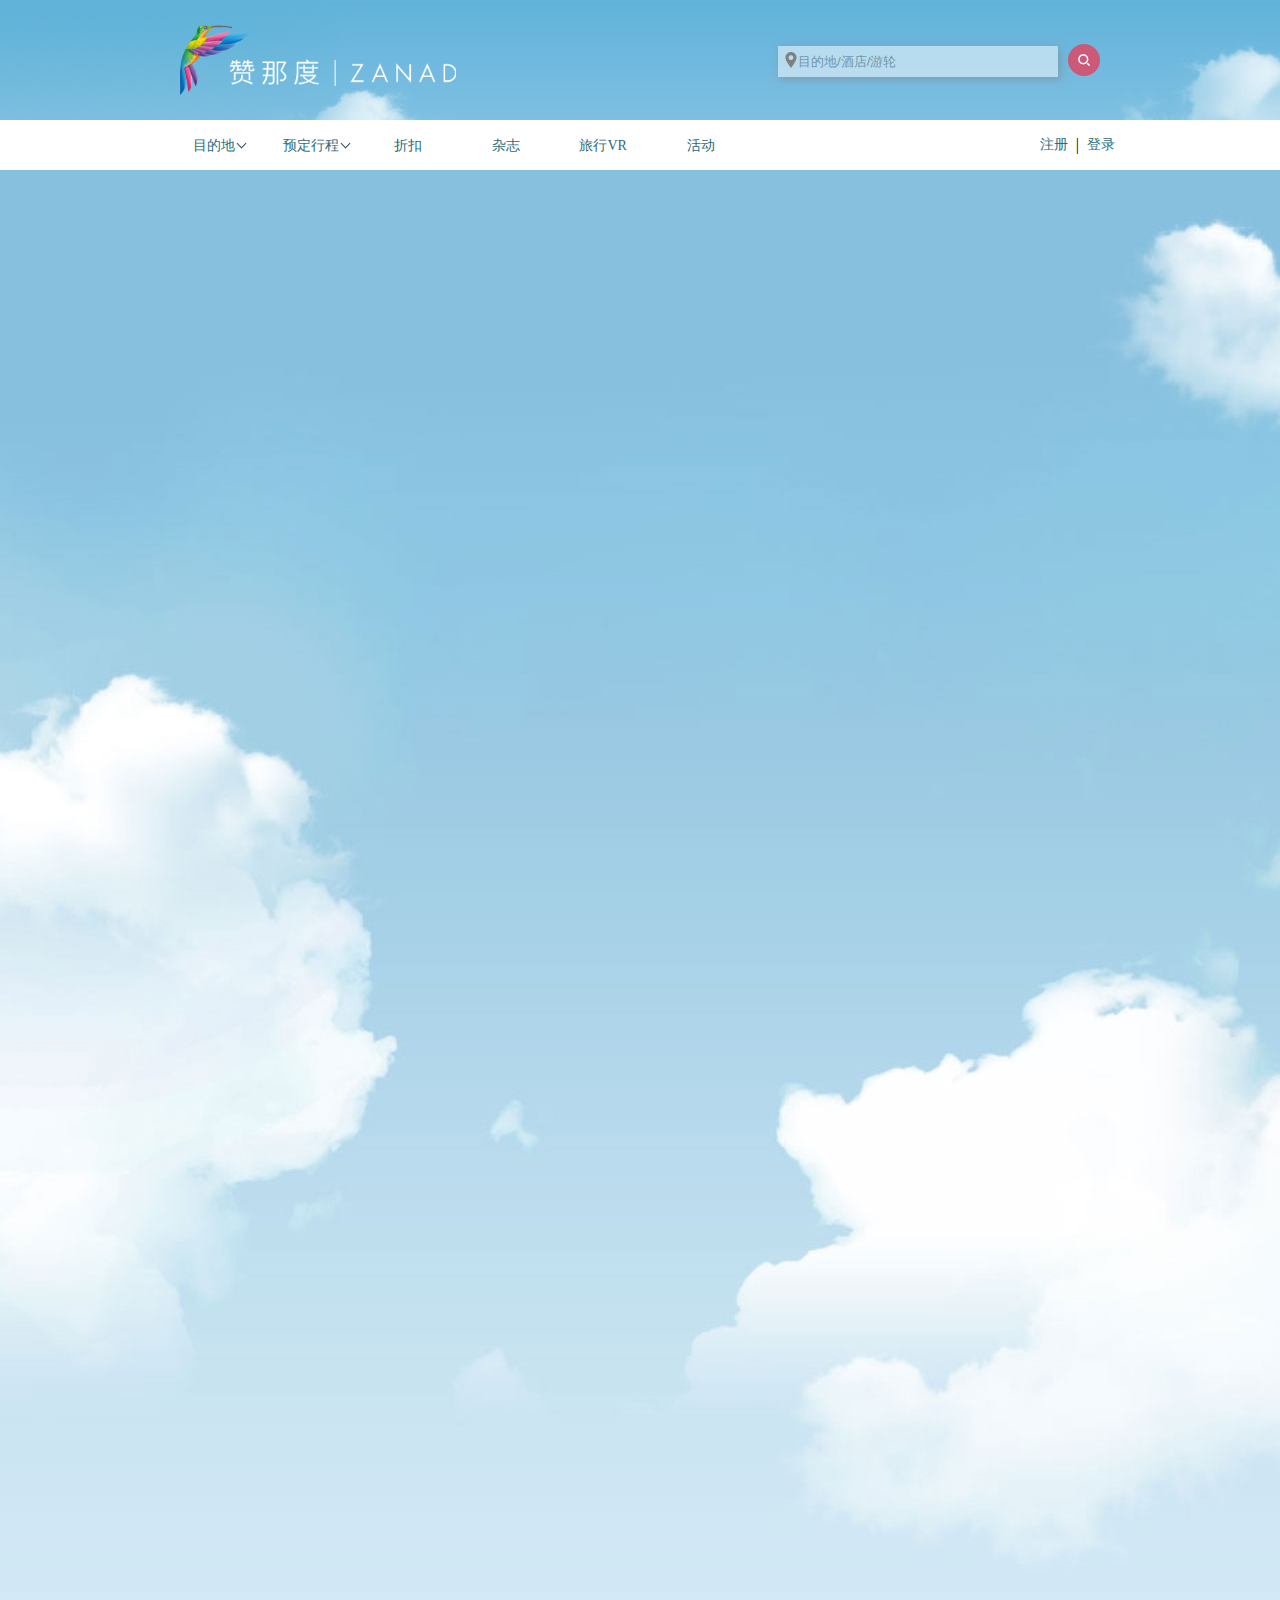
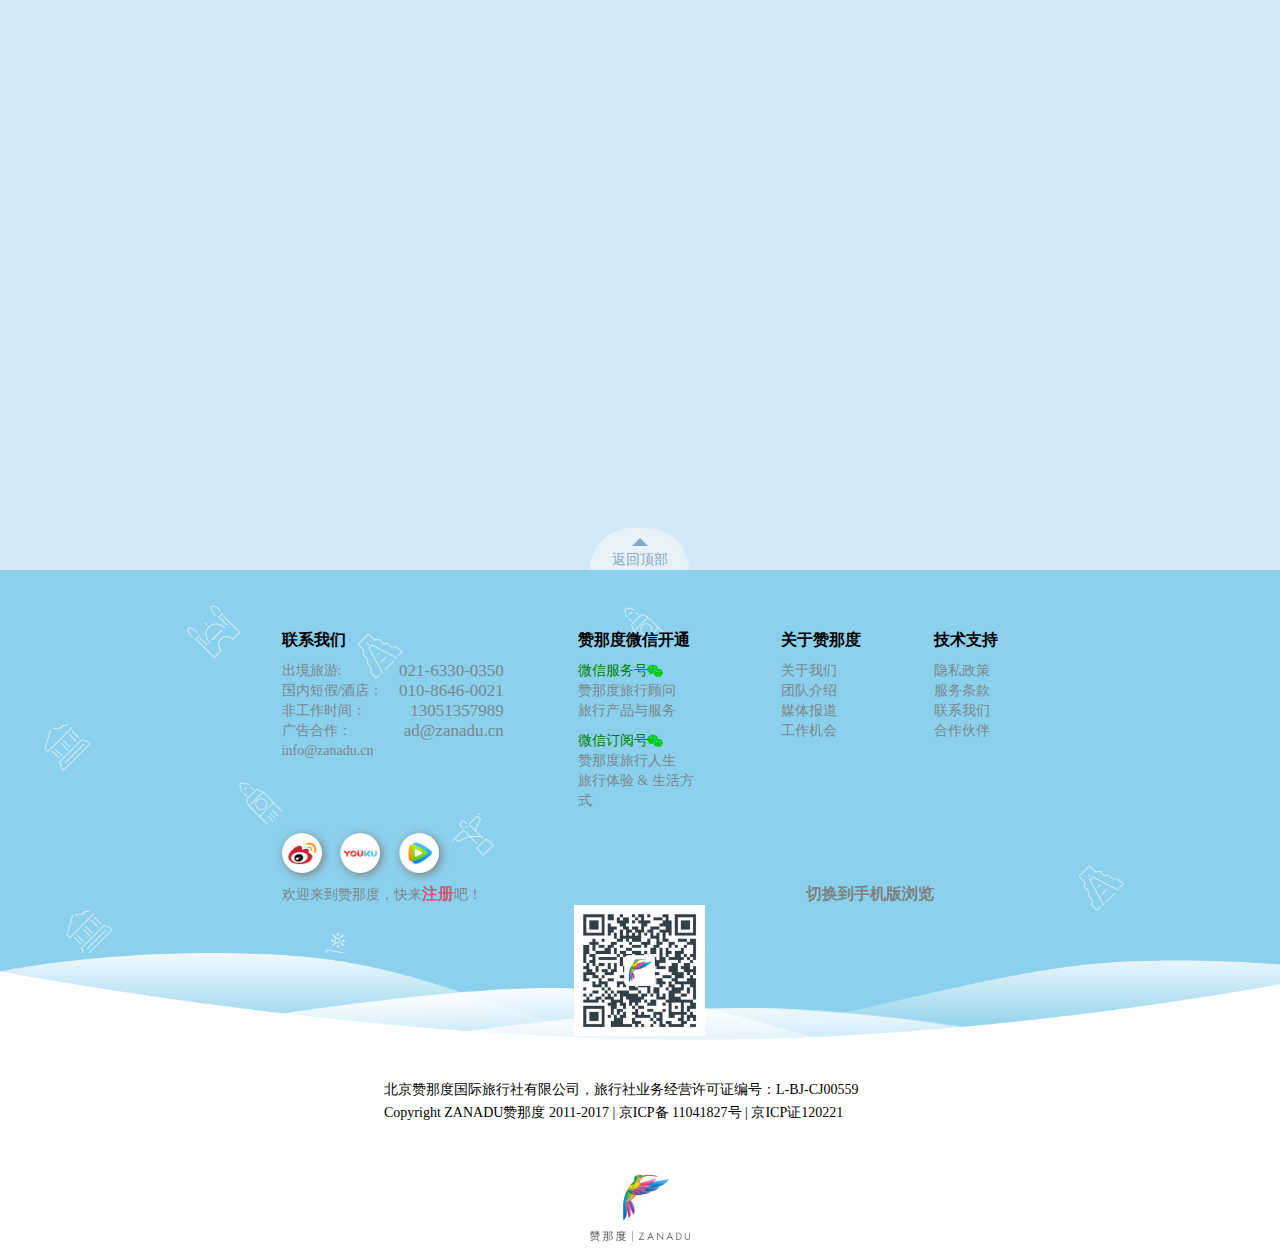
<file: public/destination.html>
<!DOCTYPE html>
<html>
<!--[if lt IE 7]><html class="no-js lt-ie9 lt-ie8 lt-ie7"> <![endif]-->
<!--[if IE 7]><html class="no-js lt-ie9 lt-ie8"> <![endif]-->
<!--[if IE 8]><html class="no-js lt-ie9"> <![endif]-->
<!--[if gt IE 8]><html class="no-js" > <!--<![endif]-->
<head>
    <meta name="viewport" content="width=device-width, initial-scale=1" />
    <meta name="keywords" content="赞那度官网,ZANADU官网,定制行程,海外自由行预订,别墅预订,精品酒店预订,高端酒店预订,邮轮旅行预订,VR虚拟现实,VR旅游">
    <meta name="description" content="ZANADU赞那度官网，中国首屈一指的线上高端旅游服务平台和时尚生活方式媒体，为你度身打造赞品旅程，自由灵动的境外自由行，全球最美度假别墅短租，来自大航海时代的豪华邮轮之旅，世界顶级精品酒店预订，最清净美好的国内旅游线路，以及独一无二的VR虚拟旅行。">
    <!--[if IE]-->
    <meta http-equiv="x-ua-compatible" content="IE=edge,chrome=1">
    <!--[end if]-->
    <!--<base href="/" />-->
    <!--表示从当前目录开始不用全部路径都写-->
    <meta charset="UTF-8">
    <title>【赞那度】热门旅游城市推荐 - 国内外旅游热门目的地-ZANADU赞那度</title>
    <link rel="stylesheet" href="plugin/normalize.css">
    <link rel="stylesheet" href="stylesheet/common.css">
    <link rel="stylesheet" href="stylesheet/destination.css">
    <link rel="icon" href="favicon.png">
</head>
<body>
<header>
    <div class="header-top">
        <div class="header-logo" id="header-logo"></div>
        <!--搜索栏-->
        <form class="search" name="myform" method="post" action="">
            <span class="icon"></span>
            <input type="text" placeholder="目的地/酒店/游轮" name="hotelipt" id="hotelipt">
            <input type="date"  name="date" class="date popup">
            <input type="date"  name="date" class="date popup">
            <button type="button"></button>
        </form>
    </div>
    <!--导航-->
    <nav id="nav">
        <ul class="menu-list">
            <li >
                <a href="#" class="destination">目的地</a>
                <div class="submenu-list-destination clearFix" id="submenu-list-destination">
                    <div class="aim">
                        <h3>目的地</h3>
                        <ul>
                            <li class="changecolor continent" data-submenuidx="0"><span class="delunderline classify">最受欢迎</span></li>
                            <li data-submenuidx="1" class="continent"><span class="classify">亚洲</span></li>
                            <li data-submenuidx="2" class="continent"><span class="classify">欧洲</span></li>
                            <li data-submenuidx="3" class="continent"><span class="classify">非洲</span></li>
                            <li data-submenuidx="4" class="continent"><span class="classify">北美洲</span></li>
                            <li data-submenuidx="5" class="continent"><span class="classify">大洋洲</span></li>
                            <li data-submenuidx="6" class="continent"><span class="classify">南极洲</span></li>
                            <li data-submenuidx="7" class="continent"><span class="classify">南美洲</span></li>
                        </ul>
                    </div>
                    <div class="site">
                        <div data-submenuidx="0" class="on clearFix siteBox">
                            <h3>最受欢迎</h3>
                            <ul class="city clearFix">
                                <li><a href="">日本</a></li>
                                <li><a href="">马尔代夫</a></li>
                                <li><a href="">夏威夷</a></li>
                                <li><a href="">泰国</a></li>
                                <li><a href="">南非</a></li>
                                <li><a href="">芬兰</a></li>
                                <li><a href="">冰岛</a></li>
                                <li><a href="">挪威</a></li>
                                <li><a href="">斐济</a></li>
                                <li><a href="">斯里兰卡</a></li>
                                <li><a href="">东非</a></li>
                                <li><a href="">南部非洲</a></li>
                                <li><a href="">东南亚与南亚</a></li>
                                <li><a href="">大洋洲</a></li>
                                <li><a href="">北欧</a></li>
                                <li><a href="">中东与北非</a></li>
                                <li><a href="">南极与北极</a></li>
                                <li><a href="">云南</a></li>
                                <li><a href="">浙江</a></li>
                                <li><a href="">海南</a></li>
                            </ul>
                        </div>
                        <div data-submenuidx="1" class="clearFix siteBox">
                            <h3>亚洲</h3>
                            <ul class="city">
                                <li><a href="">中国</a></li>
                                <li><a href="">阿联酋</a></li>
                                <li><a href="">阿曼</a></li>
                                <li><a href="">巴厘岛</a></li>
                                <li><a href="">不丹</a></li>
                                <li><a href="">菲律宾</a></li>
                                <li><a href="">韩国</a></li>
                                <li><a href="">柬埔寨</a></li>
                                <li><a href="">卡塔尔</a></li>
                                <li><a href="">老挝</a></li>
                                <li><a href="">马尔代夫</a></li>
                                <li><a href="">马来西亚</a></li>
                                <li><a href="">缅甸</a></li>
                                <li><a href="">尼泊尔</a></li>
                                <li><a href="">普吉岛</a></li>
                                <li><a href="">普吉岛</a></li>
                                <li><a href="">日本</a></li>
                                <li><a href="">斯里兰卡</a></li>
                                <li><a href="">泰国</a></li>
                                <li><a href="">新加坡</a></li>
                                <li><a href="">印度</a></li>
                                <li><a href="">印度尼西亚</a></li>
                                <li><a href="">越南</a></li>
                            </ul>
                        </div>
                        <div data-submenuidx="2" class="clearFix siteBox">
                            <h3>欧洲</h3>
                            <ul class="city">
                                <li><a href="">爱尔兰</a></li>
                                <li><a href="">冰岛</a></li>
                                <li><a href="">丹麦</a></li>
                                <li><a href="">德国</a></li>
                                <li><a href="">俄罗斯</a></li>
                                <li><a href="">法国</a></li>
                                <li><a href="">芬兰</a></li>
                                <li><a href="">荷兰</a></li>
                                <li><a href="">黑山</a></li>
                                <li><a href="">捷克</a></li>
                                <li><a href="">摩纳哥</a></li>
                                <li><a href="">挪威</a></li>
                                <li><a href="">葡萄牙</a></li>
                                <li><a href="">瑞士</a></li>
                                <li><a href="">土耳其</a></li>
                                <li><a href="">希腊</a></li>
                                <li><a href="">西班牙</a></li>
                                <li><a href="">意大利</a></li>
                                <li><a href="">英国</a></li>
                            </ul>
                        </div>
                        <div data-submenuidx="3" class="clearFix siteBox">
                            <h3>非洲</h3>
                            <ul class="city">
                                <li><a href="">埃及</a></li>
                                <li><a href="">博茨瓦纳</a></li>
                                <li><a href="">肯尼亚</a></li>
                                <li><a href="">毛里求斯</a></li>
                                <li><a href="">摩洛哥</a></li>
                                <li><a href="">纳米比亚</a></li>
                                <li><a href="">南非</a></li>
                                <li><a href="">塞舌尔</a></li>
                                <li><a href="">坦桑尼亚</a></li>
                                <li><a href="">乌干达</a></li>
                            </ul>
                        </div>
                        <div data-submenuidx="4" class="clearFix siteBox">
                            <h3>北美洲</h3>
                            <ul class="city">
                                <li><a href="">法属西印度群岛</a></li>
                                <li><a href="">加拿大</a></li>
                                <li><a href="">美国</a></li>
                                <li><a href="">墨西哥</a></li>
                                <li><a href="">英属特克斯和凯科斯群岛</a></li>
                                <li><a href="">英属维尔京群岛</a></li>
                            </ul>
                        </div>
                        <div data-submenuidx="5" class="clearFix siteBox">
                            <h3>大洋洲</h3>
                            <ul class="city">
                                <li><a href="">澳大利亚</a></li>
                                <li><a href="">大溪地</a></li>
                                <li><a href="">法属波利尼西亚</a></li>
                                <li><a href="">斐济</a></li>
                                <li><a href="">美国</a></li>
                                <li><a href="">新西兰</a></li>
                            </ul>
                        </div>
                        <div data-submenuidx="6" class="clearFix siteBox">
                            <h3>南极洲</h3>
                            <ul class="city">
                                <li><a href="">null</a></li>
                            </ul>
                        </div>
                        <div data-submenuidx="7" class="clearFix siteBox">
                            <h3>南美洲</h3>
                            <ul class="city">
                                <li><a href="">阿根廷</a></li>
                                <li><a href="">巴哈马</a></li>
                                <li><a href="">巴西</a></li>
                                <li><a href="">古巴</a></li>
                                <li><a href="">秘鲁</a></li>
                                <li><a href="">墨西哥</a></li>
                            </ul>
                        </div>
                    </div>
                </div>
            </li>
            <li>
                <a href="products.html" class="route">预定行程</a>
                <div class="submenu-list-route clearFix" id="submenu-list-route">
                    <div class="route-left">
                        <h3>预订行程</h3>
                        <div class="route-left-wrap">
                            <a href="#" class="route-left-info"><p>赞品旅程</p></a>
                            <a href="#" class="route-left-info"><p>海外自由行</p></a>
                            <a href="#" class="route-left-info"><p>轻奢小团</p></a>
                            <a href="#" class="route-left-info"><p>大航海时代</p></a>
                            <a href="#" class="route-left-info"><p>精品别墅</p></a>
                            <a href="#" class="route-left-info"><p>精选酒店</p></a>
                            <a href="#" class="route-left-info"><p>国内短假</p></a>
                            <a href="#" class="route-left-info"><p>私人定制</p></a>
                        </div>
                    </div>
                    <div class="route-right"></div>
                </div>
            </li>
            <li><a href="#">折扣</a></li>
            <li><a href="#">杂志</a></li>
            <li><a href="#">旅行VR</a></li>
            <li><a href="#">活动</a></li>
        </ul>
        <div class="register-login" id="register-login">
            <a href="register.html" id="register-btn">注册</a>
            <span>|</span>
            <a href="login.html" id="login-btn">登录</a>
        </div>
    </nav>
</header>
<main></main>
<footer>
    <!--回到顶部-->
    <div id="btn-totop" class="back-to-top-absolute">
        <span class="arrow-totop"></span>
        <span>返回顶部</span>
    </div>
    <div class="footer-top">
        <div class="footertop-detailone">
            <!--联系我们-->
            <div class="contact">
                <h4>联系我们</h4>
                <ul>
                    <li><span>出境旅游:</span><a href="">021-6330-0350</a></li>
                    <li><span>国内短假/酒店：</span><a href="">010-8646-0021</a></li>
                    <li><span>非工作时间：</span><a href="">13051357989</a></li>
                    <li><span>广告合作：</span><a href="">ad@zanadu.cn</a></li>
                    <li><a href="" class="last">info@zanadu.cn</a></li>
                </ul>
            </div>
            <!--微信-->
            <div class="wechat">
                <h4>赞那度微信开通</h4>
                <ul>
                    <li>微信服务号</li>
                    <li>赞那度旅行顾问</li>
                    <li>旅行产品与服务</li>
                </ul>
                <ul>
                    <li>微信订阅号</li>
                    <li>赞那度旅行人生</li>
                    <li>旅行体验 & 生活方式</li>
                </ul>
            </div>
            <!--关于我们-->
            <div class="about">
                <h4>关于赞那度</h4>
                <ul>
                    <li><a href="">关于我们</a></li>
                    <li><a href="">团队介绍</a></li>
                    <li><a href="">媒体报道</a></li>
                    <li><a href="">工作机会</a></li>
                </ul>
            </div>
            <!--技术分享-->
            <div class="technology">
                <h4>技术支持</h4>
                <ul>
                    <li><a href="">隐私政策</a></li>
                    <li><a href="">服务条款</a></li>
                    <li><a href="">联系我们</a></li>
                    <li><a href="">合作伙伴</a></li>
                </ul>
            </div>
        </div>
        <div class="footertop-detailtwo">
            <!--其他方注册图标-->
            <div class="social">
                <div class="social-icon">
                    <a href=""></a>
                    <a href=""></a>
                    <a href=""></a>
                </div>
            </div>
            <!--文本注册、切换-->
            <div class="convert-register">
                <span>欢迎来到赞那度，快来<a href="">注册</a>吧！</span>
                <a href="">切换到手机版浏览</a>
            </div>
            <!--二维码-->
            <div class="code"></div>
        </div>
    </div>
    <!--云-->
    <div class="cloud">
        <div class="copy">
            <p>北京赞那度国际旅行社有限公司，旅行社业务经营许可证编号：L-BJ-CJ00559</p>
            <p>Copyright ZANADU赞那度 2011-2017 | <a href="">京ICP备 11041827号</a> | <a href="">京ICP证120221</a></p>
        </div>
        <div class="move-cloud-1"></div>
        <div class="move-cloud-2"></div>
    </div>
    <div class="footer-bottom">
        <div class="foot-logo"></div>
    </div>
</footer>



<script type="text/javascript" src="plugin/DOMoperation.js"></script>
<script type="text/javascript" src="javascript/model.js"></script>
<script type="text/javascript" src="plugin/functions.js"></script>
<script type="text/javascript" src="javascript/common.js"></script>
<script type="text/javascript" src="javascript/index.js"></script>
</body>
</html>
</file>
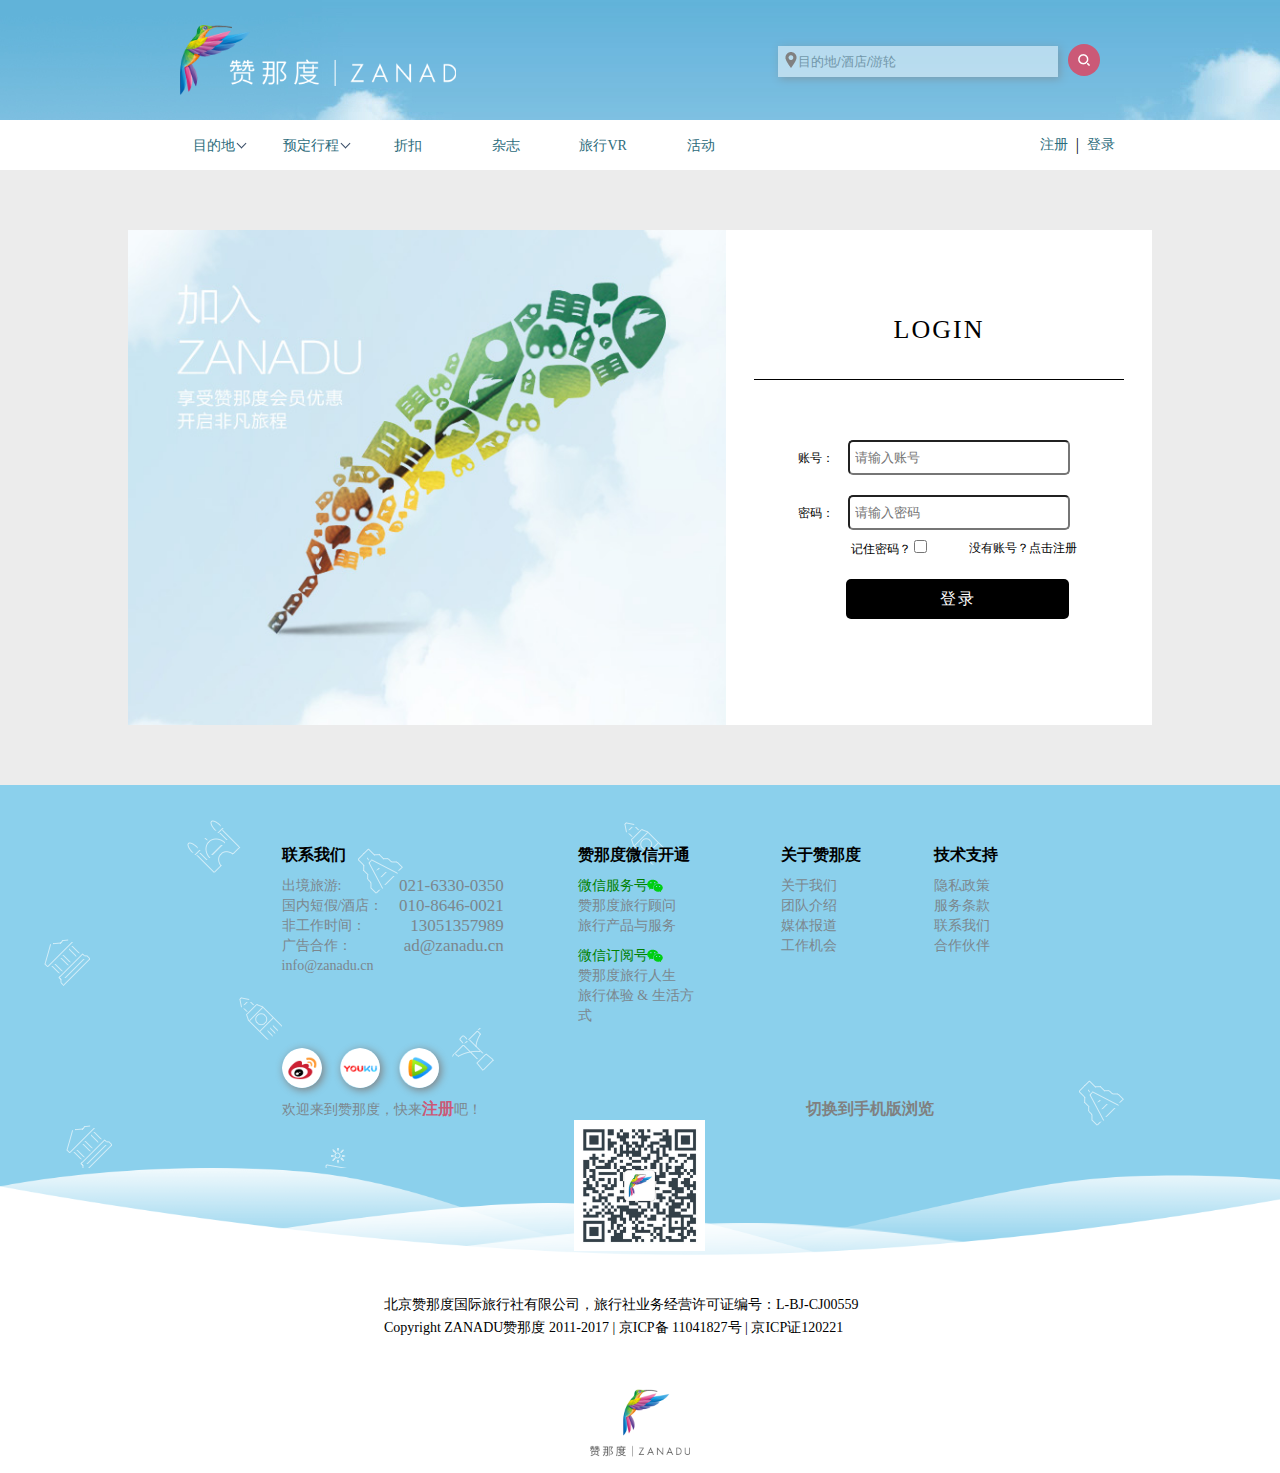
<file: public/login.html>
<!DOCTYPE html>
<html>
<!--[if lt IE 7]><html class="no-js lt-ie9 lt-ie8 lt-ie7"> <![endif]-->
<!--[if IE 7]><html class="no-js lt-ie9 lt-ie8"> <![endif]-->
<!--[if IE 8]><html class="no-js lt-ie9"> <![endif]-->
<!--[if gt IE 8]><html class="no-js" > <!--<![endif]-->
<head>
    <meta name="viewport" content="width=device-width, initial-scale=1" />
    <meta name="keywords" content="赞那度官网,ZANADU官网,定制行程,海外自由行预订,别墅预订,精品酒店预订,高端酒店预订,邮轮旅行预订,VR虚拟现实,VR旅游">
    <meta name="description" content="ZANADU赞那度官网，中国首屈一指的线上高端旅游服务平台和时尚生活方式媒体，为你度身打造赞品旅程，自由灵动的境外自由行，全球最美度假别墅短租，来自大航海时代的豪华邮轮之旅，世界顶级精品酒店预订，最清净美好的国内旅游线路，以及独一无二的VR虚拟旅行。">
    <!--[if IE]-->
    <meta http-equiv="x-ua-compatible" content="IE=edge,chrome=1">
    <!--[end if]-->
    <!--<base href="/" />-->
    <!--表示从当前目录开始不用全部路径都写-->
    <meta charset="UTF-8">
    <title>登录会员 - ZANADU赞那度</title>
    <link rel="stylesheet" href="plugin/normalize.css">
    <link rel="stylesheet" href="stylesheet/common.css">
    <link rel="stylesheet" href="stylesheet/register-login.css">
    <link rel="icon" href="favicon.png">
</head>
<body>
<header>
    <div class="header-top">
        <div class="header-logo" id="header-logo"></div>
        <!--搜索栏-->
        <form class="search" name="myform" method="post" action="">
            <span class="icon"></span>
            <input type="text" placeholder="目的地/酒店/游轮" name="hotelipt" id="hotelipt">
            <input type="date"  name="date" class="date popup">
            <input type="date"  name="date" class="date popup">
            <button type="button"></button>
        </form>
    </div>
    <!--导航-->
    <nav id="nav">
        <ul class="menu-list">
            <li >
                <a href="#" class="destination">目的地</a>
                <div class="submenu-list-destination clearFix" id="submenu-list-destination">
                    <div class="aim">
                        <h3>目的地</h3>
                        <ul>
                            <li class="changecolor continent" data-submenuidx="0"><span class="delunderline classify">最受欢迎</span></li>
                            <li data-submenuidx="1" class="continent"><span class="classify">亚洲</span></li>
                            <li data-submenuidx="2" class="continent"><span class="classify">欧洲</span></li>
                            <li data-submenuidx="3" class="continent"><span class="classify">非洲</span></li>
                            <li data-submenuidx="4" class="continent"><span class="classify">北美洲</span></li>
                            <li data-submenuidx="5" class="continent"><span class="classify">大洋洲</span></li>
                            <li data-submenuidx="6" class="continent"><span class="classify">南极洲</span></li>
                            <li data-submenuidx="7" class="continent"><span class="classify">南美洲</span></li>
                        </ul>
                    </div>
                    <div class="site">
                        <div data-submenuidx="0" class="on clearFix siteBox">
                            <h3>最受欢迎</h3>
                            <ul class="city clearFix">
                                <li><a href="">日本</a></li>
                                <li><a href="">马尔代夫</a></li>
                                <li><a href="">夏威夷</a></li>
                                <li><a href="">泰国</a></li>
                                <li><a href="">南非</a></li>
                                <li><a href="">芬兰</a></li>
                                <li><a href="">冰岛</a></li>
                                <li><a href="">挪威</a></li>
                                <li><a href="">斐济</a></li>
                                <li><a href="">斯里兰卡</a></li>
                                <li><a href="">东非</a></li>
                                <li><a href="">南部非洲</a></li>
                                <li><a href="">东南亚与南亚</a></li>
                                <li><a href="">大洋洲</a></li>
                                <li><a href="">北欧</a></li>
                                <li><a href="">中东与北非</a></li>
                                <li><a href="">南极与北极</a></li>
                                <li><a href="">云南</a></li>
                                <li><a href="">浙江</a></li>
                                <li><a href="">海南</a></li>
                            </ul>
                        </div>
                        <div data-submenuidx="1" class="clearFix siteBox">
                            <h3>亚洲</h3>
                            <ul class="city">
                                <li><a href="">中国</a></li>
                                <li><a href="">阿联酋</a></li>
                                <li><a href="">阿曼</a></li>
                                <li><a href="">巴厘岛</a></li>
                                <li><a href="">不丹</a></li>
                                <li><a href="">菲律宾</a></li>
                                <li><a href="">韩国</a></li>
                                <li><a href="">柬埔寨</a></li>
                                <li><a href="">卡塔尔</a></li>
                                <li><a href="">老挝</a></li>
                                <li><a href="">马尔代夫</a></li>
                                <li><a href="">马来西亚</a></li>
                                <li><a href="">缅甸</a></li>
                                <li><a href="">尼泊尔</a></li>
                                <li><a href="">普吉岛</a></li>
                                <li><a href="">普吉岛</a></li>
                                <li><a href="">日本</a></li>
                                <li><a href="">斯里兰卡</a></li>
                                <li><a href="">泰国</a></li>
                                <li><a href="">新加坡</a></li>
                                <li><a href="">印度</a></li>
                                <li><a href="">印度尼西亚</a></li>
                                <li><a href="">越南</a></li>
                            </ul>
                        </div>
                        <div data-submenuidx="2" class="clearFix siteBox">
                            <h3>欧洲</h3>
                            <ul class="city">
                                <li><a href="">爱尔兰</a></li>
                                <li><a href="">冰岛</a></li>
                                <li><a href="">丹麦</a></li>
                                <li><a href="">德国</a></li>
                                <li><a href="">俄罗斯</a></li>
                                <li><a href="">法国</a></li>
                                <li><a href="">芬兰</a></li>
                                <li><a href="">荷兰</a></li>
                                <li><a href="">黑山</a></li>
                                <li><a href="">捷克</a></li>
                                <li><a href="">摩纳哥</a></li>
                                <li><a href="">挪威</a></li>
                                <li><a href="">葡萄牙</a></li>
                                <li><a href="">瑞士</a></li>
                                <li><a href="">土耳其</a></li>
                                <li><a href="">希腊</a></li>
                                <li><a href="">西班牙</a></li>
                                <li><a href="">意大利</a></li>
                                <li><a href="">英国</a></li>
                            </ul>
                        </div>
                        <div data-submenuidx="3" class="clearFix siteBox">
                            <h3>非洲</h3>
                            <ul class="city">
                                <li><a href="">埃及</a></li>
                                <li><a href="">博茨瓦纳</a></li>
                                <li><a href="">肯尼亚</a></li>
                                <li><a href="">毛里求斯</a></li>
                                <li><a href="">摩洛哥</a></li>
                                <li><a href="">纳米比亚</a></li>
                                <li><a href="">南非</a></li>
                                <li><a href="">塞舌尔</a></li>
                                <li><a href="">坦桑尼亚</a></li>
                                <li><a href="">乌干达</a></li>
                            </ul>
                        </div>
                        <div data-submenuidx="4" class="clearFix siteBox">
                            <h3>北美洲</h3>
                            <ul class="city">
                                <li><a href="">法属西印度群岛</a></li>
                                <li><a href="">加拿大</a></li>
                                <li><a href="">美国</a></li>
                                <li><a href="">墨西哥</a></li>
                                <li><a href="">英属特克斯和凯科斯群岛</a></li>
                                <li><a href="">英属维尔京群岛</a></li>
                            </ul>
                        </div>
                        <div data-submenuidx="5" class="clearFix siteBox">
                            <h3>大洋洲</h3>
                            <ul class="city">
                                <li><a href="">澳大利亚</a></li>
                                <li><a href="">大溪地</a></li>
                                <li><a href="">法属波利尼西亚</a></li>
                                <li><a href="">斐济</a></li>
                                <li><a href="">美国</a></li>
                                <li><a href="">新西兰</a></li>
                            </ul>
                        </div>
                        <div data-submenuidx="6" class="clearFix siteBox">
                            <h3>南极洲</h3>
                            <ul class="city">
                                <li><a href="">null</a></li>
                            </ul>
                        </div>
                        <div data-submenuidx="7" class="clearFix siteBox">
                            <h3>南美洲</h3>
                            <ul class="city">
                                <li><a href="">阿根廷</a></li>
                                <li><a href="">巴哈马</a></li>
                                <li><a href="">巴西</a></li>
                                <li><a href="">古巴</a></li>
                                <li><a href="">秘鲁</a></li>
                                <li><a href="">墨西哥</a></li>
                            </ul>
                        </div>
                    </div>
                </div>
            </li>
            <li>
                <a href="products.html" class="route">预定行程</a>
                <div class="submenu-list-route clearFix" id="submenu-list-route">
                    <div class="route-left">
                        <h3>预订行程</h3>
                        <div class="route-left-wrap">
                            <a href="#" class="route-left-info"><p>赞品旅程</p></a>
                            <a href="#" class="route-left-info"><p>海外自由行</p></a>
                            <a href="#" class="route-left-info"><p>轻奢小团</p></a>
                            <a href="#" class="route-left-info"><p>大航海时代</p></a>
                            <a href="#" class="route-left-info"><p>精品别墅</p></a>
                            <a href="#" class="route-left-info"><p>精选酒店</p></a>
                            <a href="#" class="route-left-info"><p>国内短假</p></a>
                            <a href="#" class="route-left-info"><p>私人定制</p></a>
                        </div>
                    </div>
                    <div class="route-right"></div>
                </div>
            </li>
            <li><a href="#">折扣</a></li>
            <li><a href="#">杂志</a></li>
            <li><a href="#">旅行VR</a></li>
            <li><a href="#">活动</a></li>
        </ul>
        <div class="register-login" id="register-login">
            <a href="register.html" id="register-btn">注册</a>
            <span>|</span>
            <a href="login.html" id="login-btn">登录</a>
        </div>
    </nav>
</header>
<main>
    <div class="loginBox">
        <div class="feather"></div>
        <div class="login-wrap">
            <div class="login" id="login-box">
                <div class="title">LOGIN</div>
                <form action="" method="post" name="myform">
                    <div class="inputbox">
                        <label for="">账号：</label>
                        <input type="text" placeholder="请输入账号" maxlength="8" id="loginaccount">
                    </div>
                    <div class="inputbox">
                        <label for="">密码：</label>
                        <input type="password" placeholder="请输入密码" maxlength="8" id="loginpsd" >
                    </div>
                    <div class="save-link">
                        <label for="">记住密码？</label>
                        <input type="checkbox">
                        <a href="register.html" id="click-register" >没有账号？点击注册</a>
                    </div>
                    <input type="submit" value="登录" class="btn" id="btn-login">
                </form>
            </div>
        </div>
    </div>
</main>
<footer>
    <div class="footer-top">
        <div class="footertop-detailone">
            <!--联系我们-->
            <div class="contact">
                <h4>联系我们</h4>
                <ul>
                    <li><span>出境旅游:</span><a href="">021-6330-0350</a></li>
                    <li><span>国内短假/酒店：</span><a href="">010-8646-0021</a></li>
                    <li><span>非工作时间：</span><a href="">13051357989</a></li>
                    <li><span>广告合作：</span><a href="">ad@zanadu.cn</a></li>
                    <li><a href="" class="last">info@zanadu.cn</a></li>
                </ul>
            </div>
            <!--微信-->
            <div class="wechat">
                <h4>赞那度微信开通</h4>
                <ul>
                    <li>微信服务号</li>
                    <li>赞那度旅行顾问</li>
                    <li>旅行产品与服务</li>
                </ul>
                <ul>
                    <li>微信订阅号</li>
                    <li>赞那度旅行人生</li>
                    <li>旅行体验 & 生活方式</li>
                </ul>
            </div>
            <!--关于我们-->
            <div class="about">
                <h4>关于赞那度</h4>
                <ul>
                    <li><a href="">关于我们</a></li>
                    <li><a href="">团队介绍</a></li>
                    <li><a href="">媒体报道</a></li>
                    <li><a href="">工作机会</a></li>
                </ul>
            </div>
            <!--技术分享-->
            <div class="technology">
                <h4>技术支持</h4>
                <ul>
                    <li><a href="">隐私政策</a></li>
                    <li><a href="">服务条款</a></li>
                    <li><a href="">联系我们</a></li>
                    <li><a href="">合作伙伴</a></li>
                </ul>
            </div>
        </div>
        <div class="footertop-detailtwo">
            <!--其他方注册图标-->
            <div class="social">
                <div class="social-icon">
                    <a href=""></a>
                    <a href=""></a>
                    <a href=""></a>
                </div>
            </div>
            <!--文本注册、切换-->
            <div class="convert-register">
                <span>欢迎来到赞那度，快来<a href="">注册</a>吧！</span>
                <a href="">切换到手机版浏览</a>
            </div>
            <!--二维码-->
            <div class="code"></div>
        </div>
    </div>
    <!--云-->
    <div class="cloud">
        <div class="copy">
            <p>北京赞那度国际旅行社有限公司，旅行社业务经营许可证编号：L-BJ-CJ00559</p>
            <p>Copyright ZANADU赞那度 2011-2017 | <a href="">京ICP备 11041827号</a> | <a href="">京ICP证120221</a></p>
        </div>
        <div class="move-cloud-1"></div>
        <div class="move-cloud-2"></div>
    </div>
    <div class="footer-bottom">
        <div class="foot-logo"></div>
    </div>
</footer>



<script type="text/javascript" src="plugin/DOMoperation.js"></script>
<script type="text/javascript" src="javascript/model.js"></script>
<script type="text/javascript" src="plugin/functions.js"></script>
<script type="text/javascript" src="javascript/login.js"></script>
<script type="text/javascript" src="javascript/index.js"></script>
<script type="text/javascript" src="javascript/common.js"></script>
</body>
</html>
</file>
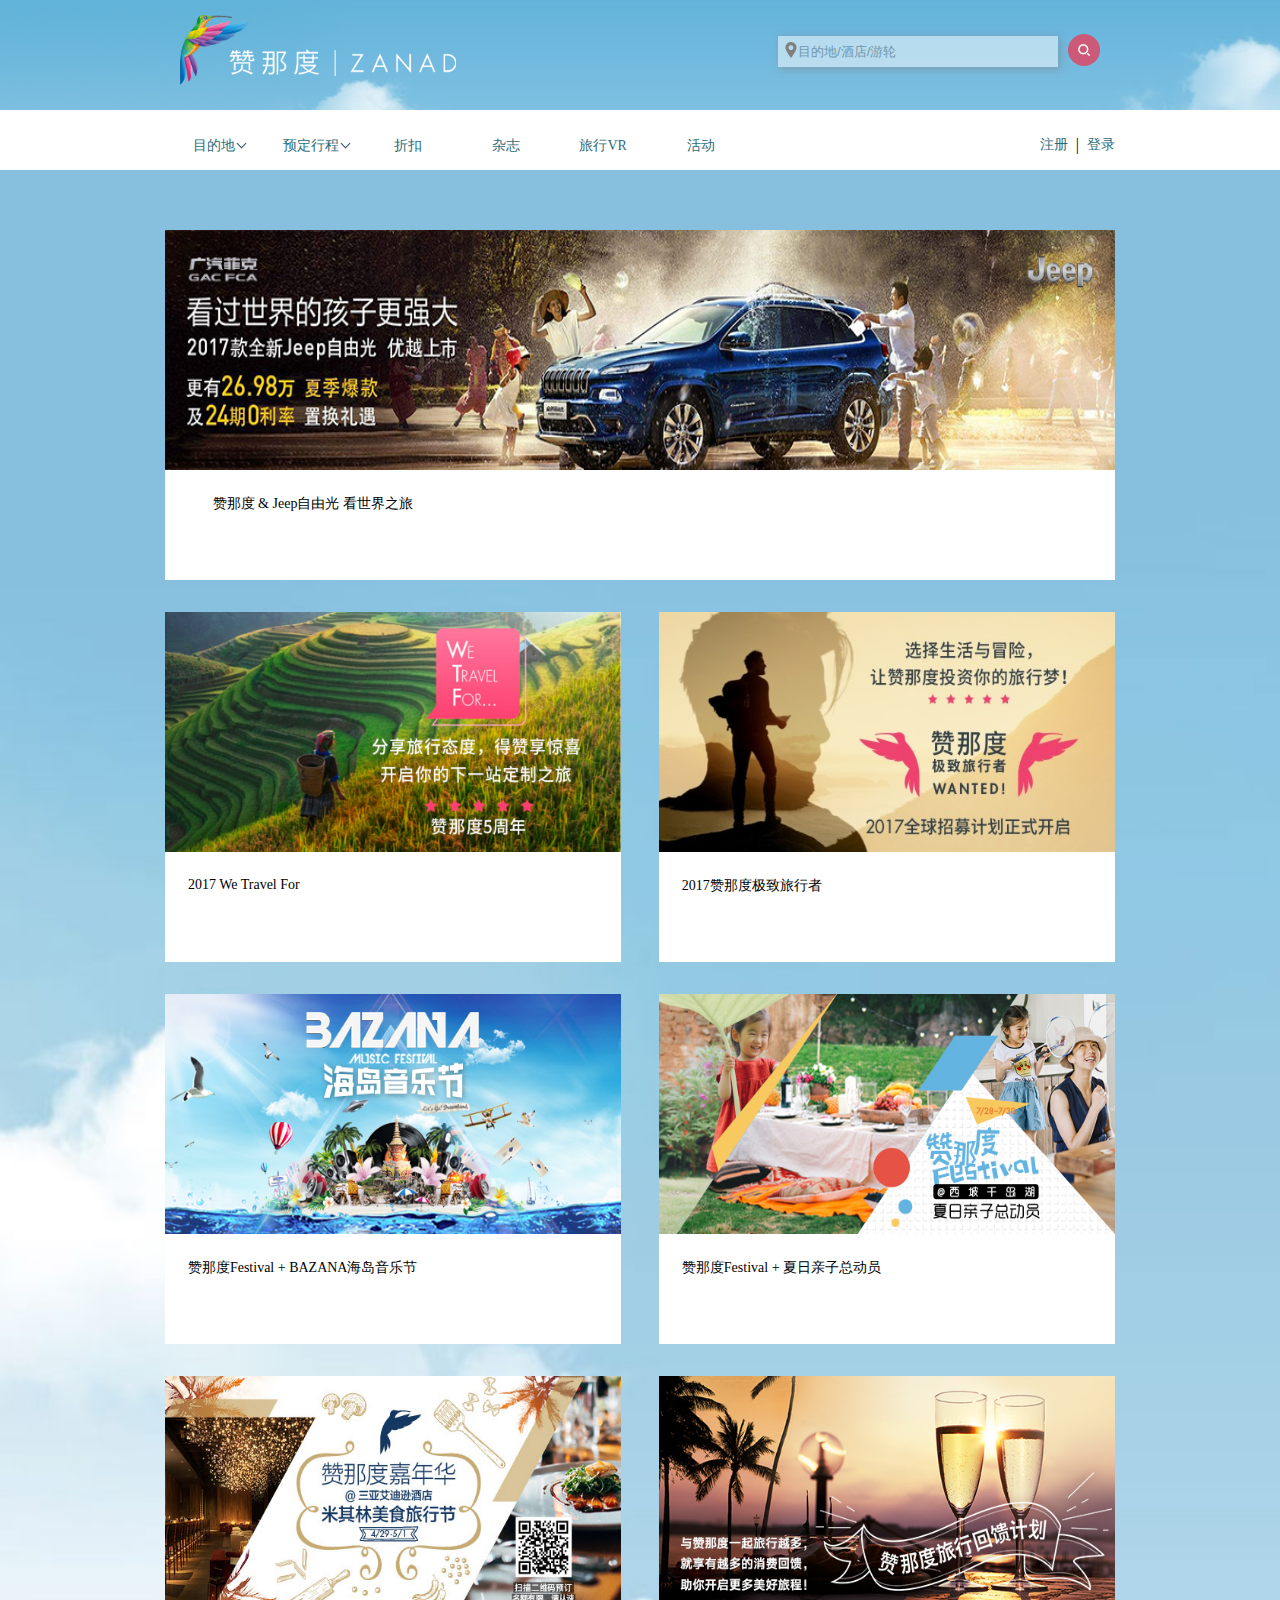
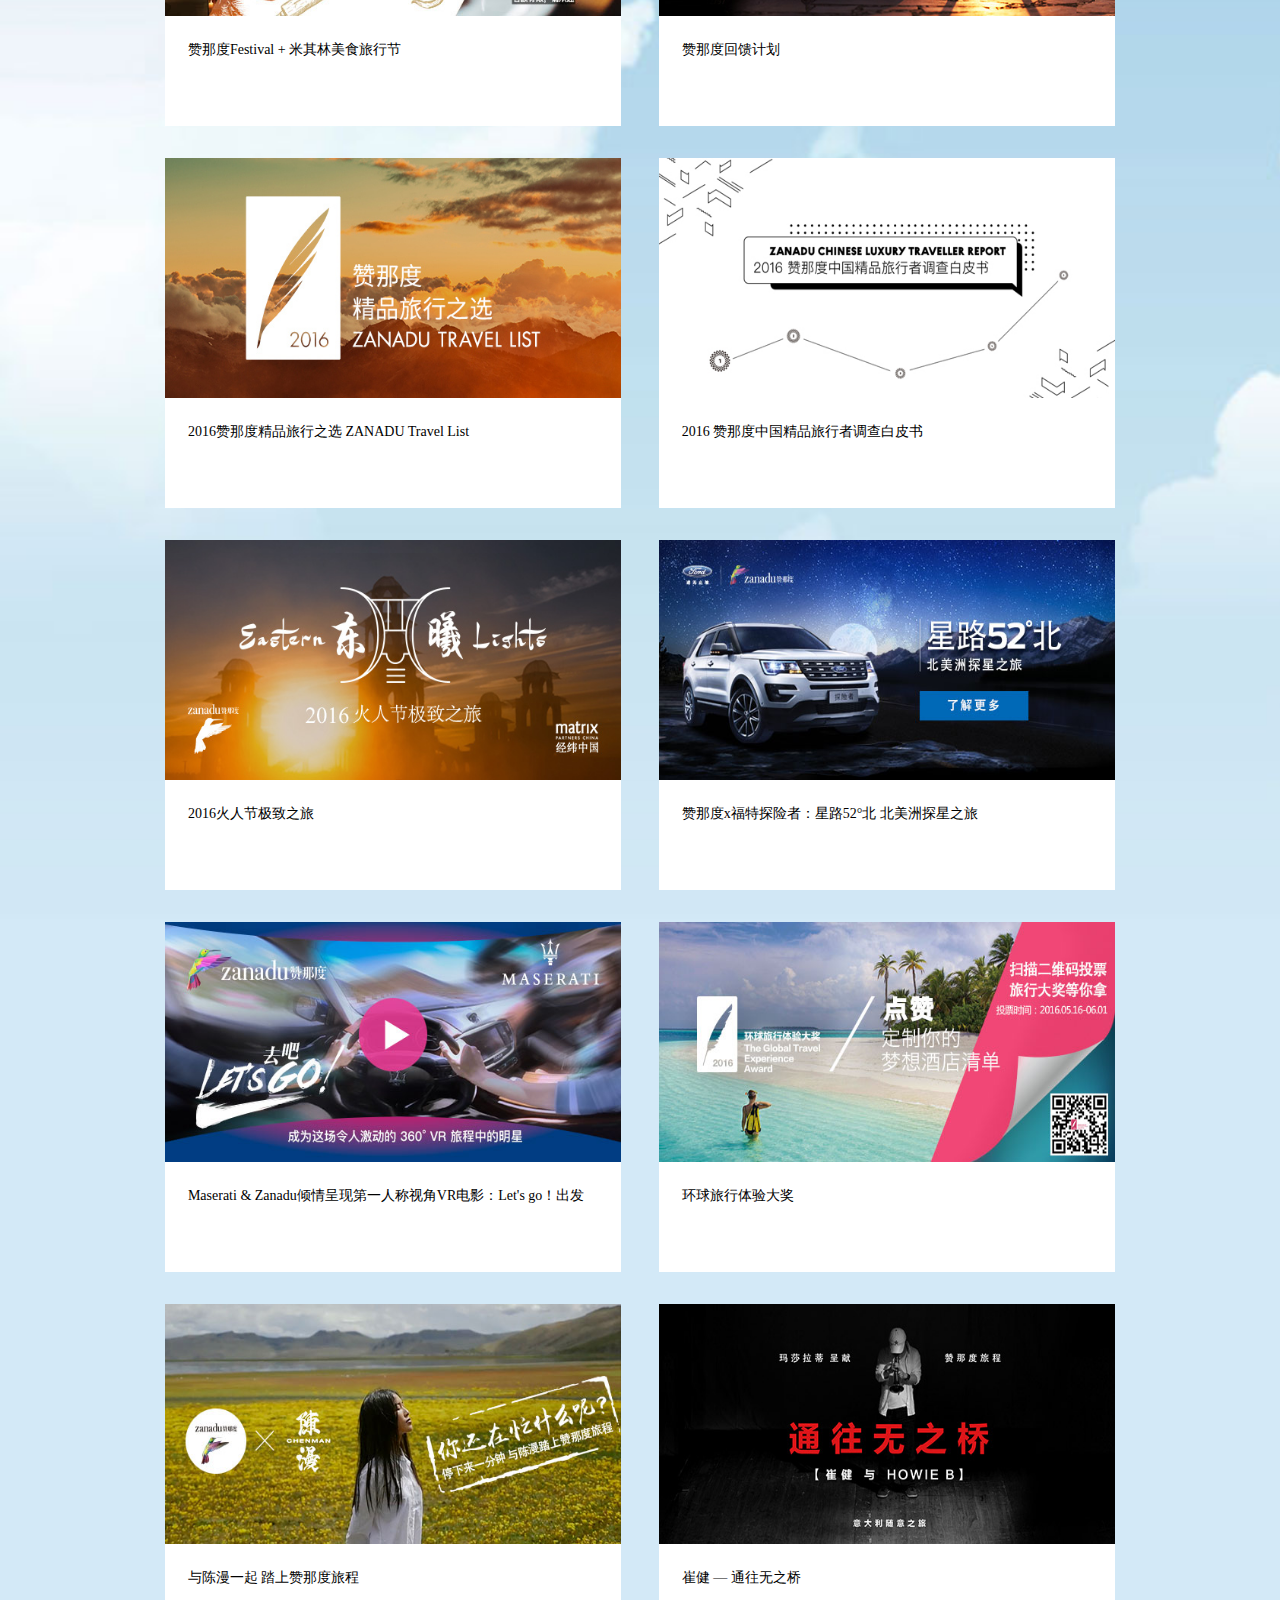
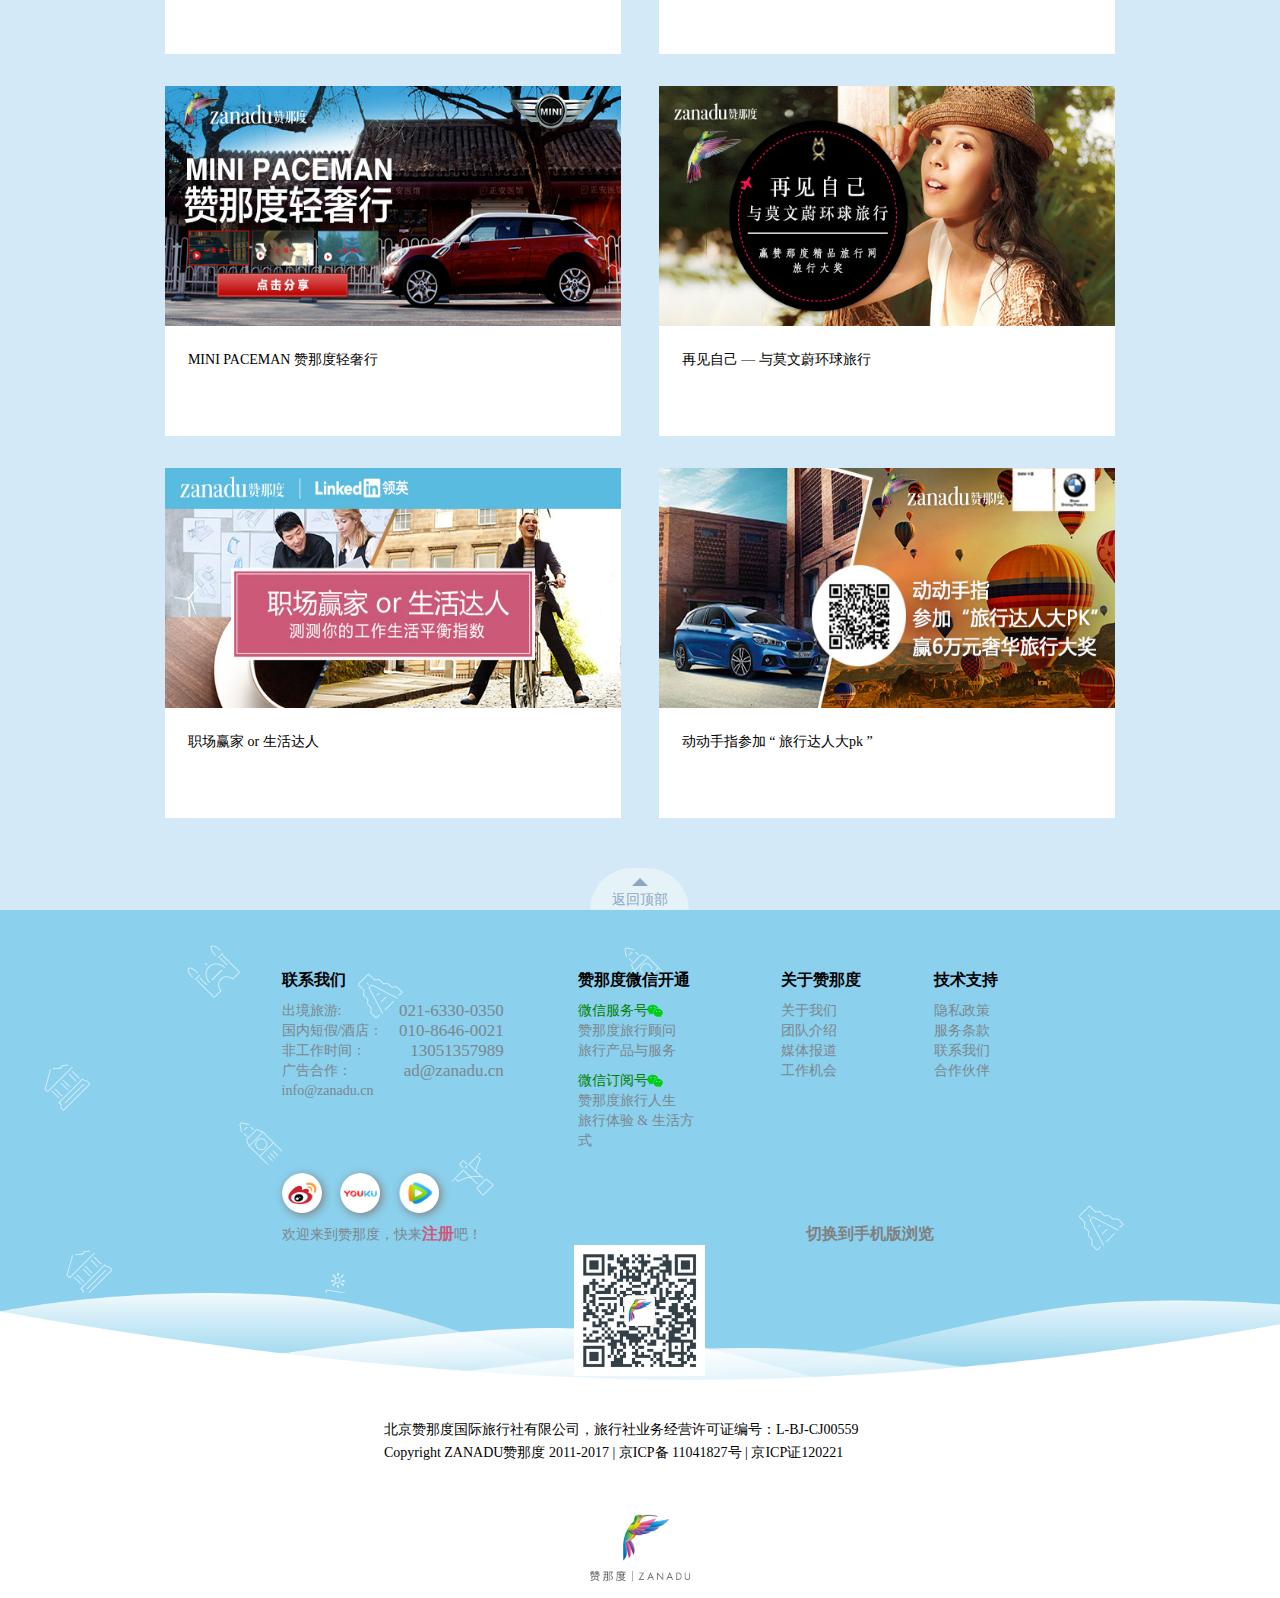
<file: public/news.html>
<!DOCTYPE html>
<html>
<!--[if lt IE 7]><html class="no-js lt-ie9 lt-ie8 lt-ie7"> <![endif]-->
<!--[if IE 7]><html class="no-js lt-ie9 lt-ie8"> <![endif]-->
<!--[if IE 8]><html class="no-js lt-ie9"> <![endif]-->
<!--[if gt IE 8]><html class="no-js" > <!--<![endif]-->
<head>
    <meta name="viewport" content="width=device-width, initial-scale=1" />
    <meta name="keywords" content="赞那度官网,ZANADU官网,定制行程,海外自由行预订,别墅预订,精品酒店预订,高端酒店预订,邮轮旅行预订,VR虚拟现实,VR旅游">
    <meta name="description" content="ZANADU赞那度官网，中国首屈一指的线上高端旅游服务平台和时尚生活方式媒体，为你度身打造赞品旅程，自由灵动的境外自由行，全球最美度假别墅短租，来自大航海时代的豪华邮轮之旅，世界顶级精品酒店预订，最清净美好的国内旅游线路，以及独一无二的VR虚拟旅行。">
    <!--[if IE]-->
    <meta http-equiv="x-ua-compatible" content="IE=edge,chrome=1">
    <!--[end if]-->
    <!--<base href="/" />-->
    <!--表示从当前目录开始不用全部路径都写-->
    <meta charset="UTF-8">
    <title>活动 - ZANADU赞那度</title>
    <link rel="stylesheet" href="plugin/normalize.css">
    <link rel="stylesheet" href="stylesheet/common.css">
    <link rel="stylesheet" href="stylesheet/index.css">
    <link rel="stylesheet" href="stylesheet/news.css">
    <link rel="icon" href="favicon.png">

</head>
<body>
<header>
    <div class="header-top">
        <div class="header-logo" id="header-logo"></div>
        <!--搜索栏-->
        <form class="search" name="myform" method="post" action="">
            <span class="icon"></span>
            <input type="text" placeholder="目的地/酒店/游轮" name="hotelipt" id="hotelipt">
            <input type="date"  name="date" class="date popup">
            <input type="date"  name="date" class="date popup">
            <button type="button"></button>
        </form>
    </div>
    <!--导航-->
    <nav id="nav">
        <ul class="menu-list">
            <li >
                <a href="#" class="destination">目的地</a>
                <div class="submenu-list-destination clearFix" id="submenu-list-destination">
                    <div class="aim">
                        <h3>目的地</h3>
                        <ul>
                            <li class="changecolor continent" data-submenuidx="0"><span class="delunderline classify">最受欢迎</span></li>
                            <li data-submenuidx="1" class="continent"><span class="classify">亚洲</span></li>
                            <li data-submenuidx="2" class="continent"><span class="classify">欧洲</span></li>
                            <li data-submenuidx="3" class="continent"><span class="classify">非洲</span></li>
                            <li data-submenuidx="4" class="continent"><span class="classify">北美洲</span></li>
                            <li data-submenuidx="5" class="continent"><span class="classify">大洋洲</span></li>
                            <li data-submenuidx="6" class="continent"><span class="classify">南极洲</span></li>
                            <li data-submenuidx="7" class="continent"><span class="classify">南美洲</span></li>
                        </ul>
                    </div>
                    <div class="site">
                        <div data-submenuidx="0" class="on clearFix siteBox">
                            <h3>最受欢迎</h3>
                            <ul class="city clearFix">
                                <li><a href="">日本</a></li>
                                <li><a href="">马尔代夫</a></li>
                                <li><a href="">夏威夷</a></li>
                                <li><a href="">泰国</a></li>
                                <li><a href="">南非</a></li>
                                <li><a href="">芬兰</a></li>
                                <li><a href="">冰岛</a></li>
                                <li><a href="">挪威</a></li>
                                <li><a href="">斐济</a></li>
                                <li><a href="">斯里兰卡</a></li>
                                <li><a href="">东非</a></li>
                                <li><a href="">南部非洲</a></li>
                                <li><a href="">东南亚与南亚</a></li>
                                <li><a href="">大洋洲</a></li>
                                <li><a href="">北欧</a></li>
                                <li><a href="">中东与北非</a></li>
                                <li><a href="">南极与北极</a></li>
                                <li><a href="">云南</a></li>
                                <li><a href="">浙江</a></li>
                                <li><a href="">海南</a></li>
                            </ul>
                        </div>
                        <div data-submenuidx="1" class="clearFix siteBox">
                            <h3>亚洲</h3>
                            <ul class="city">
                                <li><a href="">中国</a></li>
                                <li><a href="">阿联酋</a></li>
                                <li><a href="">阿曼</a></li>
                                <li><a href="">巴厘岛</a></li>
                                <li><a href="">不丹</a></li>
                                <li><a href="">菲律宾</a></li>
                                <li><a href="">韩国</a></li>
                                <li><a href="">柬埔寨</a></li>
                                <li><a href="">卡塔尔</a></li>
                                <li><a href="">老挝</a></li>
                                <li><a href="">马尔代夫</a></li>
                                <li><a href="">马来西亚</a></li>
                                <li><a href="">缅甸</a></li>
                                <li><a href="">尼泊尔</a></li>
                                <li><a href="">普吉岛</a></li>
                                <li><a href="">普吉岛</a></li>
                                <li><a href="">日本</a></li>
                                <li><a href="">斯里兰卡</a></li>
                                <li><a href="">泰国</a></li>
                                <li><a href="">新加坡</a></li>
                                <li><a href="">印度</a></li>
                                <li><a href="">印度尼西亚</a></li>
                                <li><a href="">越南</a></li>
                            </ul>
                        </div>
                        <div data-submenuidx="2" class="clearFix siteBox">
                            <h3>欧洲</h3>
                            <ul class="city">
                                <li><a href="">爱尔兰</a></li>
                                <li><a href="">冰岛</a></li>
                                <li><a href="">丹麦</a></li>
                                <li><a href="">德国</a></li>
                                <li><a href="">俄罗斯</a></li>
                                <li><a href="">法国</a></li>
                                <li><a href="">芬兰</a></li>
                                <li><a href="">荷兰</a></li>
                                <li><a href="">黑山</a></li>
                                <li><a href="">捷克</a></li>
                                <li><a href="">摩纳哥</a></li>
                                <li><a href="">挪威</a></li>
                                <li><a href="">葡萄牙</a></li>
                                <li><a href="">瑞士</a></li>
                                <li><a href="">土耳其</a></li>
                                <li><a href="">希腊</a></li>
                                <li><a href="">西班牙</a></li>
                                <li><a href="">意大利</a></li>
                                <li><a href="">英国</a></li>
                            </ul>
                        </div>
                        <div data-submenuidx="3" class="clearFix siteBox">
                            <h3>非洲</h3>
                            <ul class="city">
                                <li><a href="">埃及</a></li>
                                <li><a href="">博茨瓦纳</a></li>
                                <li><a href="">肯尼亚</a></li>
                                <li><a href="">毛里求斯</a></li>
                                <li><a href="">摩洛哥</a></li>
                                <li><a href="">纳米比亚</a></li>
                                <li><a href="">南非</a></li>
                                <li><a href="">塞舌尔</a></li>
                                <li><a href="">坦桑尼亚</a></li>
                                <li><a href="">乌干达</a></li>
                            </ul>
                        </div>
                        <div data-submenuidx="4" class="clearFix siteBox">
                            <h3>北美洲</h3>
                            <ul class="city">
                                <li><a href="">法属西印度群岛</a></li>
                                <li><a href="">加拿大</a></li>
                                <li><a href="">美国</a></li>
                                <li><a href="">墨西哥</a></li>
                                <li><a href="">英属特克斯和凯科斯群岛</a></li>
                                <li><a href="">英属维尔京群岛</a></li>
                            </ul>
                        </div>
                        <div data-submenuidx="5" class="clearFix siteBox">
                            <h3>大洋洲</h3>
                            <ul class="city">
                                <li><a href="">澳大利亚</a></li>
                                <li><a href="">大溪地</a></li>
                                <li><a href="">法属波利尼西亚</a></li>
                                <li><a href="">斐济</a></li>
                                <li><a href="">美国</a></li>
                                <li><a href="">新西兰</a></li>
                            </ul>
                        </div>
                        <div data-submenuidx="6" class="clearFix siteBox">
                            <h3>南极洲</h3>
                            <ul class="city">
                                <li><a href="">null</a></li>
                            </ul>
                        </div>
                        <div data-submenuidx="7" class="clearFix siteBox">
                            <h3>南美洲</h3>
                            <ul class="city">
                                <li><a href="">阿根廷</a></li>
                                <li><a href="">巴哈马</a></li>
                                <li><a href="">巴西</a></li>
                                <li><a href="">古巴</a></li>
                                <li><a href="">秘鲁</a></li>
                                <li><a href="">墨西哥</a></li>
                            </ul>
                        </div>
                    </div>
                </div>
            </li>
            <li>
                <a href="products.html" class="route">预定行程</a>
                <div class="submenu-list-route clearFix" id="submenu-list-route">
                    <div class="route-left">
                        <h3>预订行程</h3>
                        <div class="route-left-wrap">
                            <a href="#" class="route-left-info"><p>赞品旅程</p></a>
                            <a href="#" class="route-left-info"><p>海外自由行</p></a>
                            <a href="#" class="route-left-info"><p>轻奢小团</p></a>
                            <a href="#" class="route-left-info"><p>大航海时代</p></a>
                            <a href="#" class="route-left-info"><p>精品别墅</p></a>
                            <a href="#" class="route-left-info"><p>精选酒店</p></a>
                            <a href="#" class="route-left-info"><p>国内短假</p></a>
                            <a href="#" class="route-left-info"><p>私人定制</p></a>
                        </div>
                    </div>
                    <div class="route-right"></div>
                </div>
            </li>
            <li><a href="#">折扣</a></li>
            <li><a href="#">杂志</a></li>
            <li><a href="#">旅行VR</a></li>
            <li><a href="news.html">活动</a></li>
        </ul>
        <div class="register-login" id="register-login">
            <a href="register.html" id="register-btn">注册</a>
            <span>|</span>
            <a href="login.html" id="login-btn">登录</a>
        </div>
    </nav>
</header>
<main>
    <div class="wrap" id="newsWrap"></div>
</main>
<footer>
    <!--回到顶部-->
    <div id="btn-totop" class="back-to-top-absolute">
        <span class="arrow-totop"></span>
        <span>返回顶部</span>
    </div>
    <div class="footer-top">
        <div class="footertop-detailone">
            <!--联系我们-->
            <div class="contact">
                <h4>联系我们</h4>
                <ul>
                    <li><span>出境旅游:</span><a href="">021-6330-0350</a></li>
                    <li><span>国内短假/酒店：</span><a href="">010-8646-0021</a></li>
                    <li><span>非工作时间：</span><a href="">13051357989</a></li>
                    <li><span>广告合作：</span><a href="">ad@zanadu.cn</a></li>
                    <li><a href="" class="last">info@zanadu.cn</a></li>
                </ul>
            </div>
            <!--微信-->
            <div class="wechat">
                <h4>赞那度微信开通</h4>
                <ul>
                    <li>微信服务号</li>
                    <li>赞那度旅行顾问</li>
                    <li>旅行产品与服务</li>
                </ul>
                <ul>
                    <li>微信订阅号</li>
                    <li>赞那度旅行人生</li>
                    <li>旅行体验 & 生活方式</li>
                </ul>
            </div>
            <!--关于我们-->
            <div class="about">
                <h4>关于赞那度</h4>
                <ul>
                    <li><a href="">关于我们</a></li>
                    <li><a href="">团队介绍</a></li>
                    <li><a href="">媒体报道</a></li>
                    <li><a href="">工作机会</a></li>
                </ul>
            </div>
            <!--技术分享-->
            <div class="technology">
                <h4>技术支持</h4>
                <ul>
                    <li><a href="">隐私政策</a></li>
                    <li><a href="">服务条款</a></li>
                    <li><a href="">联系我们</a></li>
                    <li><a href="">合作伙伴</a></li>
                </ul>
            </div>
        </div>
        <div class="footertop-detailtwo">
            <!--其他方注册图标-->
            <div class="social">
                <div class="social-icon">
                    <a href=""></a>
                    <a href=""></a>
                    <a href=""></a>
                </div>
            </div>
            <!--文本注册、切换-->
            <div class="convert-register">
                <span>欢迎来到赞那度，快来<a href="">注册</a>吧！</span>
                <a href="">切换到手机版浏览</a>
            </div>
            <!--二维码-->
            <div class="code"></div>
        </div>
    </div>
    <!--云-->
    <div class="cloud">
        <div class="copy">
            <p>北京赞那度国际旅行社有限公司，旅行社业务经营许可证编号：L-BJ-CJ00559</p>
            <p>Copyright ZANADU赞那度 2011-2017 | <a href="">京ICP备 11041827号</a> | <a href="">京ICP证120221</a></p>
        </div>
        <div class="move-cloud-1"></div>
        <div class="move-cloud-2"></div>
    </div>
    <div class="footer-bottom">
        <div class="foot-logo"></div>
    </div>
</footer>

<script type="text/javascript" src="plugin/DOMoperation.js"></script>
<script type="text/javascript" src="javascript/model.js"></script>
<script type="text/javascript" src="plugin/HBRToTop.js"></script>
<script type="text/javascript" src="plugin/functions.js"></script>
<script type="text/javascript" src="javascript/common.js"></script>
<script type="text/javascript" src="javascript/news.js"></script>
</body>
</html>
</file>
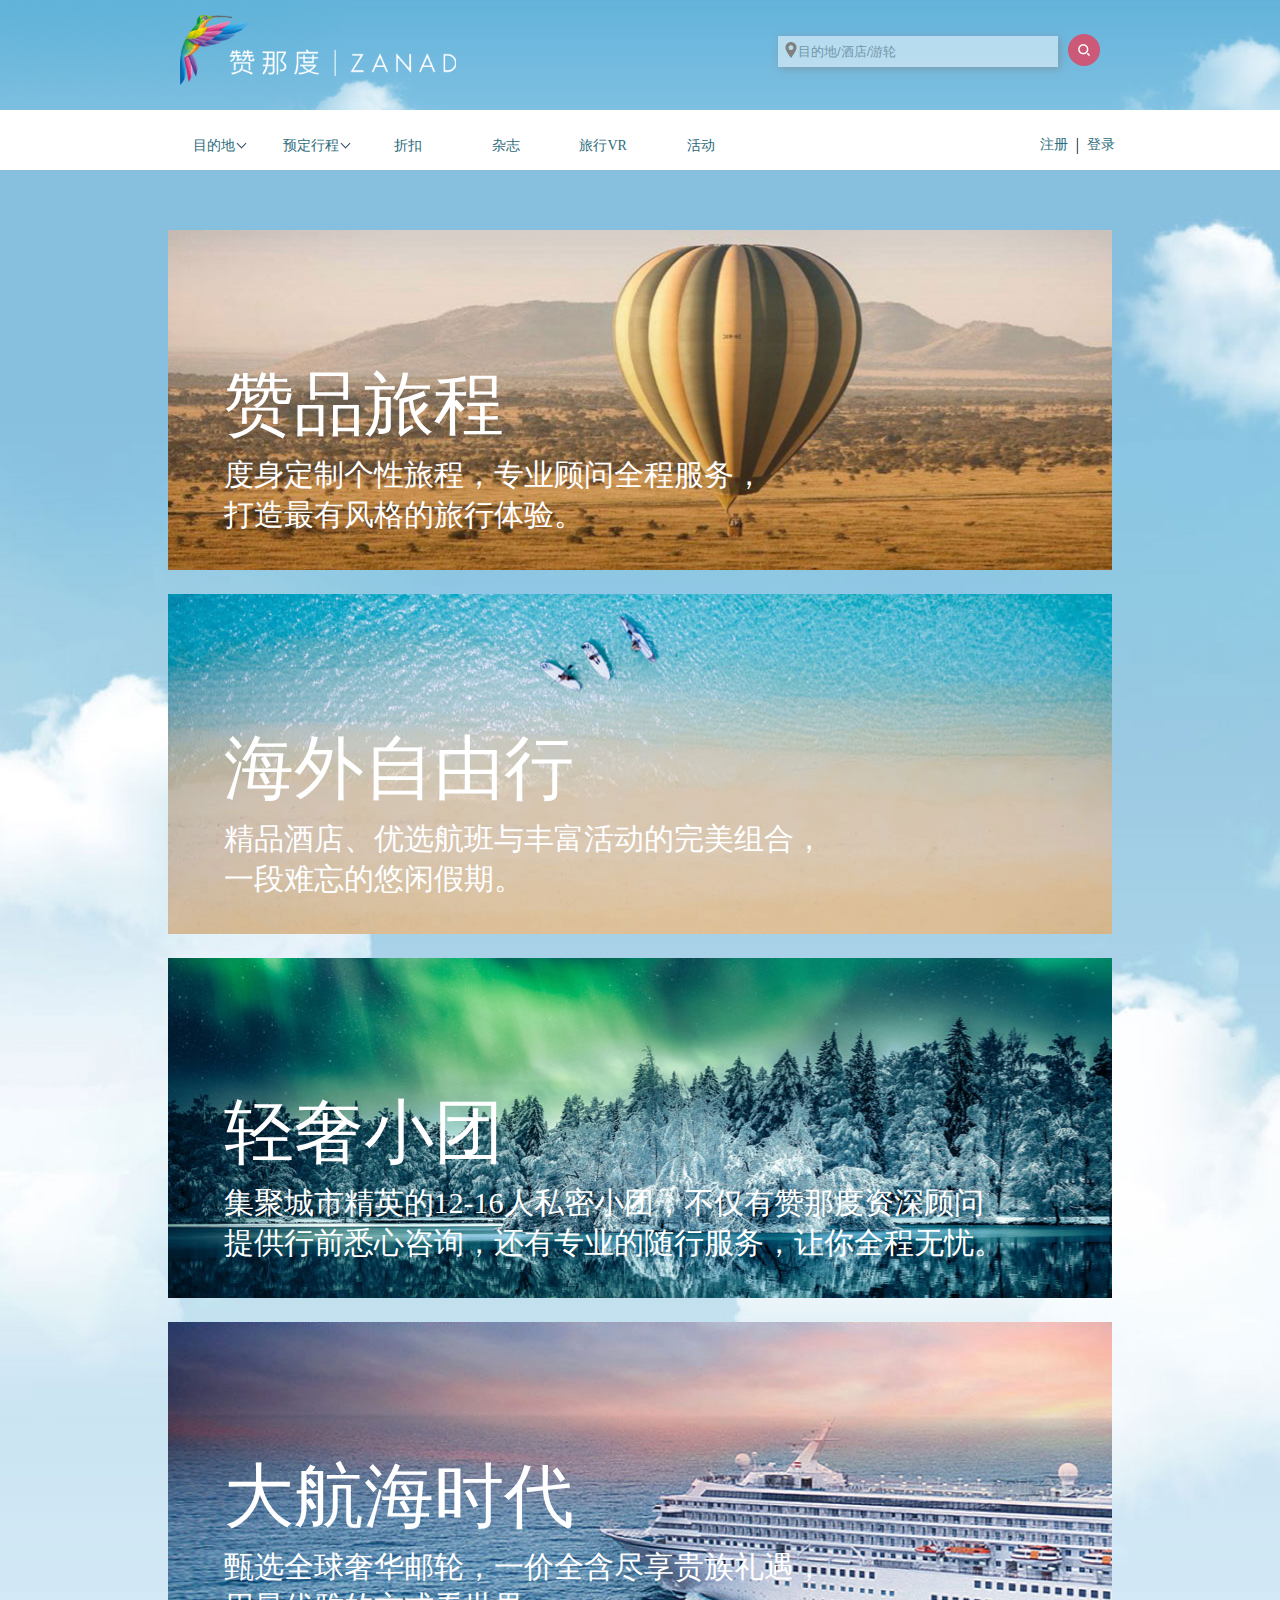
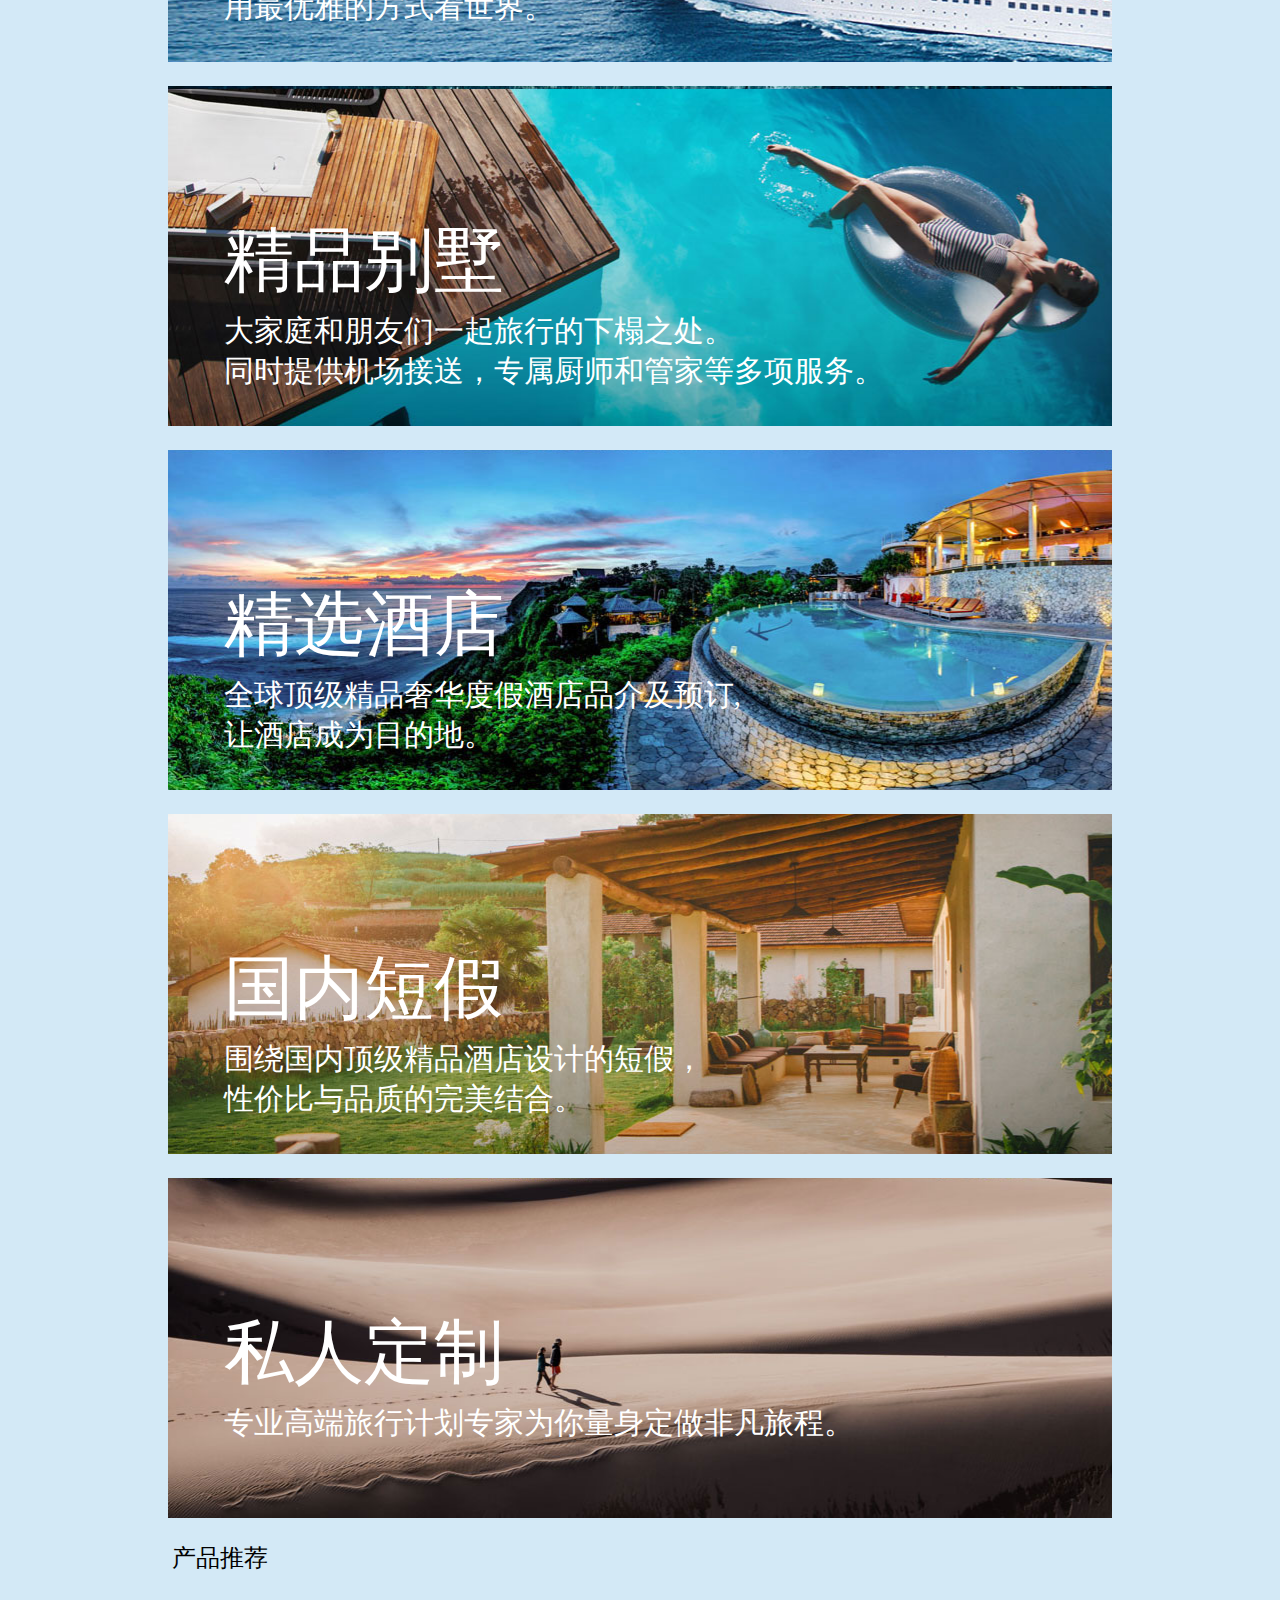
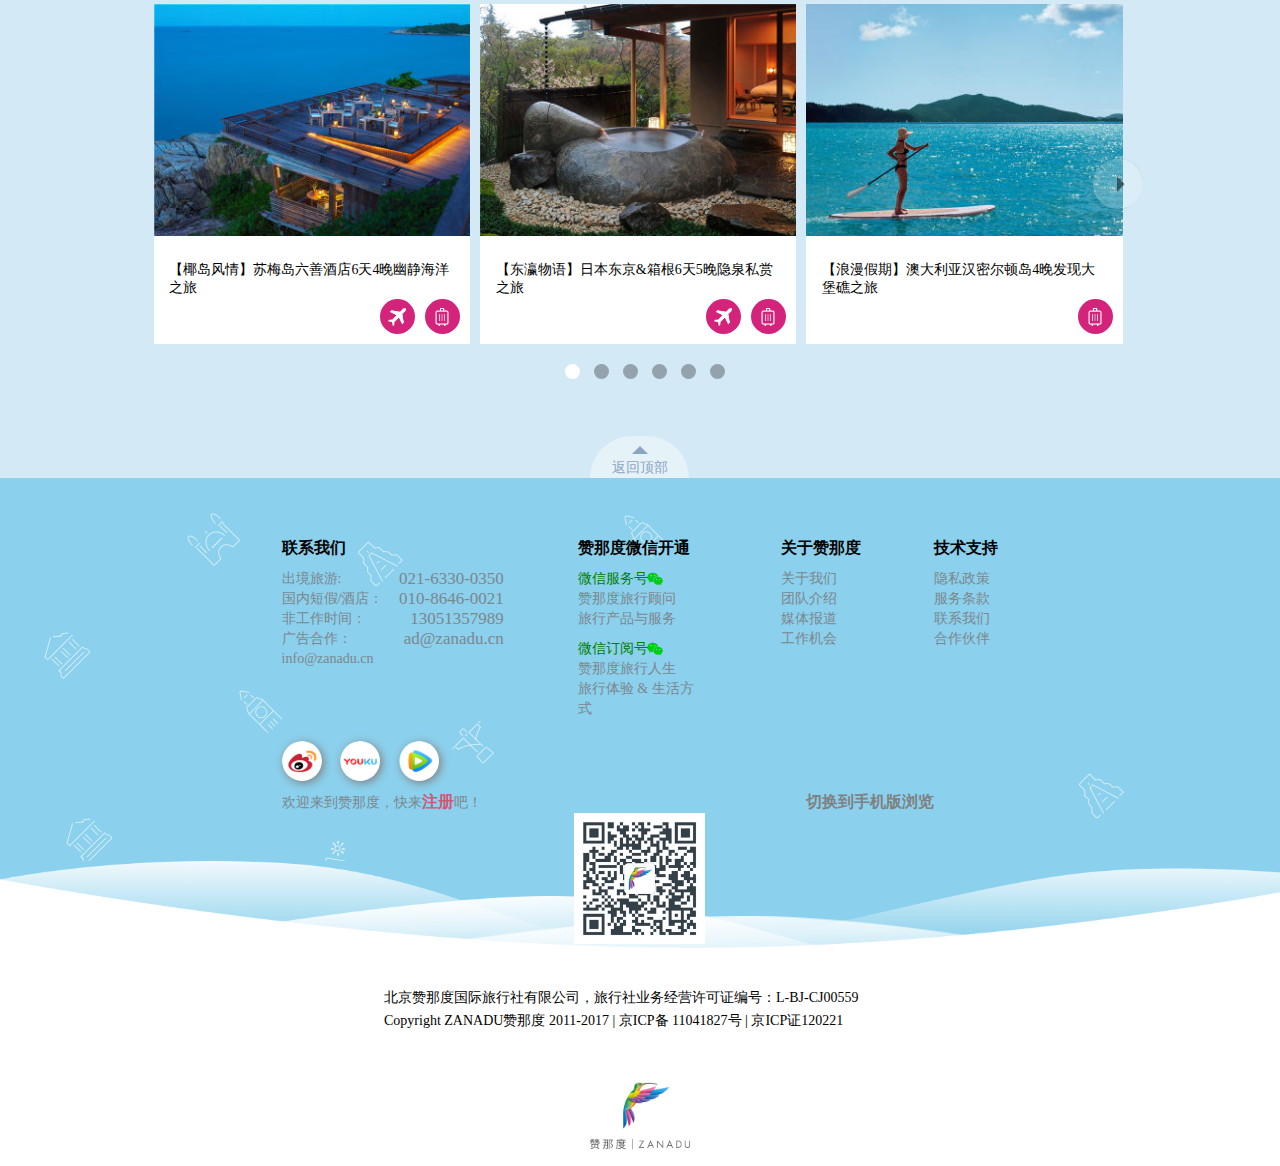
<file: public/products.html>
<!DOCTYPE html>
<html>
<!--[if lt IE 7]><html class="no-js lt-ie9 lt-ie8 lt-ie7"> <![endif]-->
<!--[if IE 7]><html class="no-js lt-ie9 lt-ie8"> <![endif]-->
<!--[if IE 8]><html class="no-js lt-ie9"> <![endif]-->
<!--[if gt IE 8]><html class="no-js" > <!--<![endif]-->
<head>
    <meta name="viewport" content="width=device-width, initial-scale=1" />
    <meta name="keywords" content="赞那度官网,ZANADU官网,定制行程,海外自由行预订,别墅预订,精品酒店预订,高端酒店预订,邮轮旅行预订,VR虚拟现实,VR旅游">
    <meta name="description" content="ZANADU赞那度官网，中国首屈一指的线上高端旅游服务平台和时尚生活方式媒体，为你度身打造赞品旅程，自由灵动的境外自由行，全球最美度假别墅短租，来自大航海时代的豪华邮轮之旅，世界顶级精品酒店预订，最清净美好的国内旅游线路，以及独一无二的VR虚拟旅行。">
    <!--[if IE]-->
    <meta http-equiv="x-ua-compatible" content="IE=edge,chrome=1">
    <!--[end if]-->
    <!--<base href="/" />-->
    <!--表示从当前目录开始不用全部路径都写-->
    <meta charset="UTF-8">
    <title>预订行程-高端旅行及生活方式媒体-ZANADU赞那度</title>
    <link rel="stylesheet" href="plugin/normalize.css">
    <link rel="stylesheet" href="stylesheet/common.css">
    <link rel="stylesheet" href="stylesheet/index.css">
    <link rel="stylesheet" href="stylesheet/products.css">
    <link rel="icon" href="favicon.png">

</head>
<body>
<header>
    <div class="header-top">
        <div class="header-logo" id="header-logo"></div>
        <!--搜索栏-->
        <form class="search" name="myform" method="post" action="">
            <span class="icon"></span>
            <input type="text" placeholder="目的地/酒店/游轮" name="hotelipt" id="hotelipt">
            <input type="date"  name="date" class="date popup">
            <input type="date"  name="date" class="date popup">
            <button type="button"></button>
        </form>
    </div>
    <!--导航-->
    <nav id="nav">
        <ul class="menu-list">
            <li >
                <a href="#" class="destination">目的地</a>
                <div class="submenu-list-destination clearFix" id="submenu-list-destination">
                    <div class="aim">
                        <h3>目的地</h3>
                        <ul>
                            <li class="changecolor continent" data-submenuidx="0"><span class="delunderline classify">最受欢迎</span></li>
                            <li data-submenuidx="1" class="continent"><span class="classify">亚洲</span></li>
                            <li data-submenuidx="2" class="continent"><span class="classify">欧洲</span></li>
                            <li data-submenuidx="3" class="continent"><span class="classify">非洲</span></li>
                            <li data-submenuidx="4" class="continent"><span class="classify">北美洲</span></li>
                            <li data-submenuidx="5" class="continent"><span class="classify">大洋洲</span></li>
                            <li data-submenuidx="6" class="continent"><span class="classify">南极洲</span></li>
                            <li data-submenuidx="7" class="continent"><span class="classify">南美洲</span></li>
                        </ul>
                    </div>
                    <div class="site">
                        <div data-submenuidx="0" class="on clearFix siteBox">
                            <h3>最受欢迎</h3>
                            <ul class="city clearFix">
                                <li><a href="">日本</a></li>
                                <li><a href="">马尔代夫</a></li>
                                <li><a href="">夏威夷</a></li>
                                <li><a href="">泰国</a></li>
                                <li><a href="">南非</a></li>
                                <li><a href="">芬兰</a></li>
                                <li><a href="">冰岛</a></li>
                                <li><a href="">挪威</a></li>
                                <li><a href="">斐济</a></li>
                                <li><a href="">斯里兰卡</a></li>
                                <li><a href="">东非</a></li>
                                <li><a href="">南部非洲</a></li>
                                <li><a href="">东南亚与南亚</a></li>
                                <li><a href="">大洋洲</a></li>
                                <li><a href="">北欧</a></li>
                                <li><a href="">中东与北非</a></li>
                                <li><a href="">南极与北极</a></li>
                                <li><a href="">云南</a></li>
                                <li><a href="">浙江</a></li>
                                <li><a href="">海南</a></li>
                            </ul>
                        </div>
                        <div data-submenuidx="1" class="clearFix siteBox">
                            <h3>亚洲</h3>
                            <ul class="city">
                                <li><a href="">中国</a></li>
                                <li><a href="">阿联酋</a></li>
                                <li><a href="">阿曼</a></li>
                                <li><a href="">巴厘岛</a></li>
                                <li><a href="">不丹</a></li>
                                <li><a href="">菲律宾</a></li>
                                <li><a href="">韩国</a></li>
                                <li><a href="">柬埔寨</a></li>
                                <li><a href="">卡塔尔</a></li>
                                <li><a href="">老挝</a></li>
                                <li><a href="">马尔代夫</a></li>
                                <li><a href="">马来西亚</a></li>
                                <li><a href="">缅甸</a></li>
                                <li><a href="">尼泊尔</a></li>
                                <li><a href="">普吉岛</a></li>
                                <li><a href="">普吉岛</a></li>
                                <li><a href="">日本</a></li>
                                <li><a href="">斯里兰卡</a></li>
                                <li><a href="">泰国</a></li>
                                <li><a href="">新加坡</a></li>
                                <li><a href="">印度</a></li>
                                <li><a href="">印度尼西亚</a></li>
                                <li><a href="">越南</a></li>
                            </ul>
                        </div>
                        <div data-submenuidx="2" class="clearFix siteBox">
                            <h3>欧洲</h3>
                            <ul class="city">
                                <li><a href="">爱尔兰</a></li>
                                <li><a href="">冰岛</a></li>
                                <li><a href="">丹麦</a></li>
                                <li><a href="">德国</a></li>
                                <li><a href="">俄罗斯</a></li>
                                <li><a href="">法国</a></li>
                                <li><a href="">芬兰</a></li>
                                <li><a href="">荷兰</a></li>
                                <li><a href="">黑山</a></li>
                                <li><a href="">捷克</a></li>
                                <li><a href="">摩纳哥</a></li>
                                <li><a href="">挪威</a></li>
                                <li><a href="">葡萄牙</a></li>
                                <li><a href="">瑞士</a></li>
                                <li><a href="">土耳其</a></li>
                                <li><a href="">希腊</a></li>
                                <li><a href="">西班牙</a></li>
                                <li><a href="">意大利</a></li>
                                <li><a href="">英国</a></li>
                            </ul>
                        </div>
                        <div data-submenuidx="3" class="clearFix siteBox">
                            <h3>非洲</h3>
                            <ul class="city">
                                <li><a href="">埃及</a></li>
                                <li><a href="">博茨瓦纳</a></li>
                                <li><a href="">肯尼亚</a></li>
                                <li><a href="">毛里求斯</a></li>
                                <li><a href="">摩洛哥</a></li>
                                <li><a href="">纳米比亚</a></li>
                                <li><a href="">南非</a></li>
                                <li><a href="">塞舌尔</a></li>
                                <li><a href="">坦桑尼亚</a></li>
                                <li><a href="">乌干达</a></li>
                            </ul>
                        </div>
                        <div data-submenuidx="4" class="clearFix siteBox">
                            <h3>北美洲</h3>
                            <ul class="city">
                                <li><a href="">法属西印度群岛</a></li>
                                <li><a href="">加拿大</a></li>
                                <li><a href="">美国</a></li>
                                <li><a href="">墨西哥</a></li>
                                <li><a href="">英属特克斯和凯科斯群岛</a></li>
                                <li><a href="">英属维尔京群岛</a></li>
                            </ul>
                        </div>
                        <div data-submenuidx="5" class="clearFix siteBox">
                            <h3>大洋洲</h3>
                            <ul class="city">
                                <li><a href="">澳大利亚</a></li>
                                <li><a href="">大溪地</a></li>
                                <li><a href="">法属波利尼西亚</a></li>
                                <li><a href="">斐济</a></li>
                                <li><a href="">美国</a></li>
                                <li><a href="">新西兰</a></li>
                            </ul>
                        </div>
                        <div data-submenuidx="6" class="clearFix siteBox">
                            <h3>南极洲</h3>
                            <ul class="city">
                                <li><a href="">null</a></li>
                            </ul>
                        </div>
                        <div data-submenuidx="7" class="clearFix siteBox">
                            <h3>南美洲</h3>
                            <ul class="city">
                                <li><a href="">阿根廷</a></li>
                                <li><a href="">巴哈马</a></li>
                                <li><a href="">巴西</a></li>
                                <li><a href="">古巴</a></li>
                                <li><a href="">秘鲁</a></li>
                                <li><a href="">墨西哥</a></li>
                            </ul>
                        </div>
                    </div>
                </div>
            </li>
            <li>
                <a href="products.html" class="route">预定行程</a>
                <div class="submenu-list-route clearFix" id="submenu-list-route">
                    <div class="route-left">
                        <h3>预订行程</h3>
                        <div class="route-left-wrap">
                            <a href="#" class="route-left-info"><p>赞品旅程</p></a>
                            <a href="#" class="route-left-info"><p>海外自由行</p></a>
                            <a href="#" class="route-left-info"><p>轻奢小团</p></a>
                            <a href="#" class="route-left-info"><p>大航海时代</p></a>
                            <a href="#" class="route-left-info"><p>精品别墅</p></a>
                            <a href="#" class="route-left-info"><p>精选酒店</p></a>
                            <a href="#" class="route-left-info"><p>国内短假</p></a>
                            <a href="#" class="route-left-info"><p>私人定制</p></a>
                        </div>
                    </div>
                    <div class="route-right"></div>
                </div>
            </li>
            <li><a href="#">折扣</a></li>
            <li><a href="#">杂志</a></li>
            <li><a href="#">旅行VR</a></li>
            <li><a href="news.html">活动</a></li>
        </ul>
        <div class="register-login" id="register-login">
            <a href="register.html" id="register-btn">注册</a>
            <span>|</span>
            <a href="login.html" id="login-btn">登录</a>
        </div>
    </nav>
</header>
<main>
    <ul class="container">
        <li>
            <a href="#" class="signaturetrip"></a>
            <div class="caption">
                <h2>赞品旅程</h2>
                <p>度身定制个性旅程，专业顾问全程服务，<br>打造最有风格的旅行体验。</p>
            </div>
        </li>
        <li>
            <a href="#" class="bundle"></a>
            <div class="caption">
                <h2>海外自由行</h2>
                <p>精品酒店、优选航班与丰富活动的完美组合，<br>一段难忘的悠闲假期。</p>
            </div>
        </li>
        <li>
            <a href="#" class="small-luxury-group"></a>
            <div class="caption">
                <h2>轻奢小团</h2>
                <p>集聚城市精英的12-16人私密小团，不仅有赞那度资深顾问<br>提供行前悉心咨询，还有专业的随行服务，让你全程无忧。</p>
            </div>
        </li>
        <li>
            <a href="#" class="cruise"></a>
            <div class="caption">
                <h2>大航海时代</h2>
                <p>甄选全球奢华邮轮，一价全含尽享贵族礼遇，<br>用最优雅的方式看世界。</p>
            </div>
        </li>
        <li>
            <a href="#" class="villa"></a>
            <div class="caption">
                <h2>精品别墅</h2>
                <p>大家庭和朋友们一起旅行的下榻之处。<br>同时提供机场接送，专属厨师和管家等多项服务。</p>
            </div>
        </li>
        <li>
            <a href="#" class="hotel"></a>
            <div class="caption">
                <h2>精选酒店</h2>
                <p>全球顶级精品奢华度假酒店品介及预订,<br>让酒店成为目的地。</p>
            </div>
        </li>
        <li>
            <a href="#" class="minipackage"></a>
            <div class="caption">
                <h2>国内短假</h2>
                <p>围绕国内顶级精品酒店设计的短假，<br>性价比与品质的完美结合。</p>
            </div>
        </li>
        <li>
            <a href="#" class="bespoke"></a>
            <div class="caption">
                <h2>私人定制</h2>
                <p>专业高端旅行计划专家为你量身定做非凡旅程。</p>
            </div>
        </li>
    </ul>
    <div class="products-recommend">
        <h2>产品推荐</h2>
        <div class="recommendBox">
            <div class="recommendList" id="recommendList"></div>
        </div>
        <span class="leftArrow" id="recommendLeftArrow"></span>
        <span class="rightArrow" id="recommendRightArrow"></span>
        <div class="idotsBox" id="idotsBox">
            <div class="products-idot active" data-productIdx="0"></div>
            <div class="products-idot" data-productIdx="1"></div>
            <div class="products-idot" data-productIdx="2"></div>
            <div class="products-idot" data-productIdx="3"></div>
            <div class="products-idot" data-productIdx="4"></div>
            <div class="products-idot" data-productIdx="5"></div>
        </div>

    </div>
</main>
<footer>
    <!--回到顶部-->
    <div id="btn-totop" class="back-to-top-absolute">
        <span class="arrow-totop"></span>
        <span>返回顶部</span>
    </div>
    <div class="footer-top">
        <div class="footertop-detailone">
            <!--联系我们-->
            <div class="contact">
                <h4>联系我们</h4>
                <ul>
                    <li><span>出境旅游:</span><a href="">021-6330-0350</a></li>
                    <li><span>国内短假/酒店：</span><a href="">010-8646-0021</a></li>
                    <li><span>非工作时间：</span><a href="">13051357989</a></li>
                    <li><span>广告合作：</span><a href="">ad@zanadu.cn</a></li>
                    <li><a href="" class="last">info@zanadu.cn</a></li>
                </ul>
            </div>
            <!--微信-->
            <div class="wechat">
                <h4>赞那度微信开通</h4>
                <ul>
                    <li>微信服务号</li>
                    <li>赞那度旅行顾问</li>
                    <li>旅行产品与服务</li>
                </ul>
                <ul>
                    <li>微信订阅号</li>
                    <li>赞那度旅行人生</li>
                    <li>旅行体验 & 生活方式</li>
                </ul>
            </div>
            <!--关于我们-->
            <div class="about">
                <h4>关于赞那度</h4>
                <ul>
                    <li><a href="">关于我们</a></li>
                    <li><a href="">团队介绍</a></li>
                    <li><a href="">媒体报道</a></li>
                    <li><a href="">工作机会</a></li>
                </ul>
            </div>
            <!--技术分享-->
            <div class="technology">
                <h4>技术支持</h4>
                <ul>
                    <li><a href="">隐私政策</a></li>
                    <li><a href="">服务条款</a></li>
                    <li><a href="">联系我们</a></li>
                    <li><a href="">合作伙伴</a></li>
                </ul>
            </div>
        </div>
        <div class="footertop-detailtwo">
            <!--其他方注册图标-->
            <div class="social">
                <div class="social-icon">
                    <a href=""></a>
                    <a href=""></a>
                    <a href=""></a>
                </div>
            </div>
            <!--文本注册、切换-->
            <div class="convert-register">
                <span>欢迎来到赞那度，快来<a href="">注册</a>吧！</span>
                <a href="">切换到手机版浏览</a>
            </div>
            <!--二维码-->
            <div class="code"></div>
        </div>
    </div>
    <!--云-->
    <div class="cloud">
        <div class="copy">
            <p>北京赞那度国际旅行社有限公司，旅行社业务经营许可证编号：L-BJ-CJ00559</p>
            <p>Copyright ZANADU赞那度 2011-2017 | <a href="">京ICP备 11041827号</a> | <a href="">京ICP证120221</a></p>
        </div>
        <div class="move-cloud-1"></div>
        <div class="move-cloud-2"></div>
    </div>
    <div class="footer-bottom">
        <div class="foot-logo"></div>
    </div>
</footer>

<script type="text/javascript" src="plugin/DOMoperation.js"></script>
<script type="text/javascript" src="javascript/model.js"></script>
<script type="text/javascript" src="plugin/HBRToTop.js"></script>
<script type="text/javascript" src="plugin/functions.js"></script>
<script type="text/javascript" src="javascript/common.js"></script>
<script type="text/javascript" src="javascript/products.js"></script>
</body>
</html>
</file>
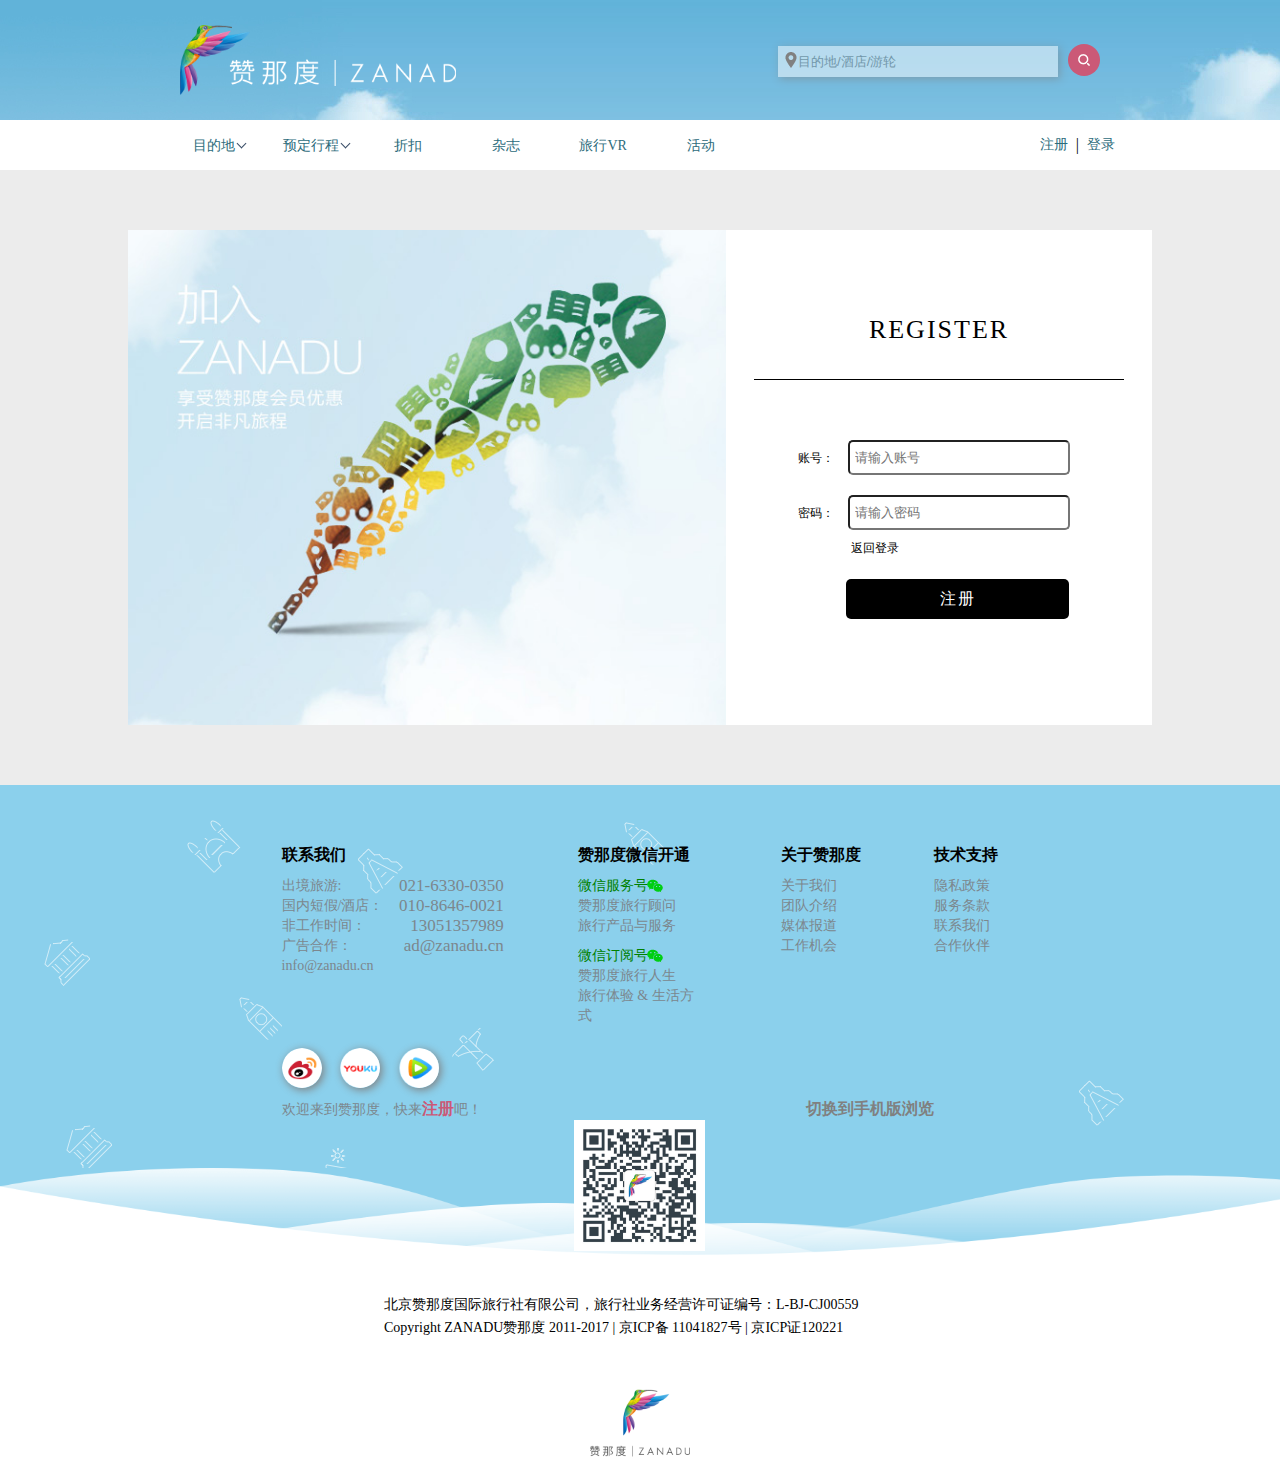
<file: public/register.html>
<!DOCTYPE html>
<html>
<!--[if lt IE 7]><html class="no-js lt-ie9 lt-ie8 lt-ie7"> <![endif]-->
<!--[if IE 7]><html class="no-js lt-ie9 lt-ie8"> <![endif]-->
<!--[if IE 8]><html class="no-js lt-ie9"> <![endif]-->
<!--[if gt IE 8]><html class="no-js" > <!--<![endif]-->
<head>
    <meta name="viewport" content="width=device-width, initial-scale=1" />
    <meta name="keywords" content="赞那度官网,ZANADU官网,定制行程,海外自由行预订,别墅预订,精品酒店预订,高端酒店预订,邮轮旅行预订,VR虚拟现实,VR旅游">
    <meta name="description" content="ZANADU赞那度官网，中国首屈一指的线上高端旅游服务平台和时尚生活方式媒体，为你度身打造赞品旅程，自由灵动的境外自由行，全球最美度假别墅短租，来自大航海时代的豪华邮轮之旅，世界顶级精品酒店预订，最清净美好的国内旅游线路，以及独一无二的VR虚拟旅行。">
    <!--[if IE]-->
    <meta http-equiv="x-ua-compatible" content="IE=edge,chrome=1">
    <!--[end if]-->
    <!--<base href="/" />-->
    <!--表示从当前目录开始不用全部路径都写-->
    <meta charset="UTF-8">
    <title>注册会员 - ZANADU赞那度</title>
    <link rel="stylesheet" href="plugin/normalize.css">
    <link rel="stylesheet" href="stylesheet/common.css">
    <link rel="stylesheet" href="stylesheet/register-login.css">
    <link rel="icon" href="favicon.png">
</head>
<body>
<header>
    <div class="header-top">
        <div class="header-logo" id="header-logo"></div>
        <!--搜索栏-->
        <form class="search" name="myform" method="post" action="">
            <span class="icon"></span>
            <input type="text" placeholder="目的地/酒店/游轮" name="hotelipt" id="hotelipt">
            <input type="date"  name="date" class="date popup">
            <input type="date"  name="date" class="date popup">
            <button type="button"></button>
        </form>
    </div>
    <!--导航-->
    <nav id="nav">
        <ul class="menu-list">
            <li >
                <a href="#" class="destination">目的地</a>
                <div class="submenu-list-destination clearFix" id="submenu-list-destination">
                    <div class="aim">
                        <h3>目的地</h3>
                        <ul>
                            <li class="changecolor continent" data-submenuidx="0"><span class="delunderline classify">最受欢迎</span></li>
                            <li data-submenuidx="1" class="continent"><span class="classify">亚洲</span></li>
                            <li data-submenuidx="2" class="continent"><span class="classify">欧洲</span></li>
                            <li data-submenuidx="3" class="continent"><span class="classify">非洲</span></li>
                            <li data-submenuidx="4" class="continent"><span class="classify">北美洲</span></li>
                            <li data-submenuidx="5" class="continent"><span class="classify">大洋洲</span></li>
                            <li data-submenuidx="6" class="continent"><span class="classify">南极洲</span></li>
                            <li data-submenuidx="7" class="continent"><span class="classify">南美洲</span></li>
                        </ul>
                    </div>
                    <div class="site">
                        <div data-submenuidx="0" class="on clearFix siteBox">
                            <h3>最受欢迎</h3>
                            <ul class="city clearFix">
                                <li><a href="">日本</a></li>
                                <li><a href="">马尔代夫</a></li>
                                <li><a href="">夏威夷</a></li>
                                <li><a href="">泰国</a></li>
                                <li><a href="">南非</a></li>
                                <li><a href="">芬兰</a></li>
                                <li><a href="">冰岛</a></li>
                                <li><a href="">挪威</a></li>
                                <li><a href="">斐济</a></li>
                                <li><a href="">斯里兰卡</a></li>
                                <li><a href="">东非</a></li>
                                <li><a href="">南部非洲</a></li>
                                <li><a href="">东南亚与南亚</a></li>
                                <li><a href="">大洋洲</a></li>
                                <li><a href="">北欧</a></li>
                                <li><a href="">中东与北非</a></li>
                                <li><a href="">南极与北极</a></li>
                                <li><a href="">云南</a></li>
                                <li><a href="">浙江</a></li>
                                <li><a href="">海南</a></li>
                            </ul>
                        </div>
                        <div data-submenuidx="1" class="clearFix siteBox">
                            <h3>亚洲</h3>
                            <ul class="city">
                                <li><a href="">中国</a></li>
                                <li><a href="">阿联酋</a></li>
                                <li><a href="">阿曼</a></li>
                                <li><a href="">巴厘岛</a></li>
                                <li><a href="">不丹</a></li>
                                <li><a href="">菲律宾</a></li>
                                <li><a href="">韩国</a></li>
                                <li><a href="">柬埔寨</a></li>
                                <li><a href="">卡塔尔</a></li>
                                <li><a href="">老挝</a></li>
                                <li><a href="">马尔代夫</a></li>
                                <li><a href="">马来西亚</a></li>
                                <li><a href="">缅甸</a></li>
                                <li><a href="">尼泊尔</a></li>
                                <li><a href="">普吉岛</a></li>
                                <li><a href="">普吉岛</a></li>
                                <li><a href="">日本</a></li>
                                <li><a href="">斯里兰卡</a></li>
                                <li><a href="">泰国</a></li>
                                <li><a href="">新加坡</a></li>
                                <li><a href="">印度</a></li>
                                <li><a href="">印度尼西亚</a></li>
                                <li><a href="">越南</a></li>
                            </ul>
                        </div>
                        <div data-submenuidx="2" class="clearFix siteBox">
                            <h3>欧洲</h3>
                            <ul class="city">
                                <li><a href="">爱尔兰</a></li>
                                <li><a href="">冰岛</a></li>
                                <li><a href="">丹麦</a></li>
                                <li><a href="">德国</a></li>
                                <li><a href="">俄罗斯</a></li>
                                <li><a href="">法国</a></li>
                                <li><a href="">芬兰</a></li>
                                <li><a href="">荷兰</a></li>
                                <li><a href="">黑山</a></li>
                                <li><a href="">捷克</a></li>
                                <li><a href="">摩纳哥</a></li>
                                <li><a href="">挪威</a></li>
                                <li><a href="">葡萄牙</a></li>
                                <li><a href="">瑞士</a></li>
                                <li><a href="">土耳其</a></li>
                                <li><a href="">希腊</a></li>
                                <li><a href="">西班牙</a></li>
                                <li><a href="">意大利</a></li>
                                <li><a href="">英国</a></li>
                            </ul>
                        </div>
                        <div data-submenuidx="3" class="clearFix siteBox">
                            <h3>非洲</h3>
                            <ul class="city">
                                <li><a href="">埃及</a></li>
                                <li><a href="">博茨瓦纳</a></li>
                                <li><a href="">肯尼亚</a></li>
                                <li><a href="">毛里求斯</a></li>
                                <li><a href="">摩洛哥</a></li>
                                <li><a href="">纳米比亚</a></li>
                                <li><a href="">南非</a></li>
                                <li><a href="">塞舌尔</a></li>
                                <li><a href="">坦桑尼亚</a></li>
                                <li><a href="">乌干达</a></li>
                            </ul>
                        </div>
                        <div data-submenuidx="4" class="clearFix siteBox">
                            <h3>北美洲</h3>
                            <ul class="city">
                                <li><a href="">法属西印度群岛</a></li>
                                <li><a href="">加拿大</a></li>
                                <li><a href="">美国</a></li>
                                <li><a href="">墨西哥</a></li>
                                <li><a href="">英属特克斯和凯科斯群岛</a></li>
                                <li><a href="">英属维尔京群岛</a></li>
                            </ul>
                        </div>
                        <div data-submenuidx="5" class="clearFix siteBox">
                            <h3>大洋洲</h3>
                            <ul class="city">
                                <li><a href="">澳大利亚</a></li>
                                <li><a href="">大溪地</a></li>
                                <li><a href="">法属波利尼西亚</a></li>
                                <li><a href="">斐济</a></li>
                                <li><a href="">美国</a></li>
                                <li><a href="">新西兰</a></li>
                            </ul>
                        </div>
                        <div data-submenuidx="6" class="clearFix siteBox">
                            <h3>南极洲</h3>
                            <ul class="city">
                                <li><a href="">null</a></li>
                            </ul>
                        </div>
                        <div data-submenuidx="7" class="clearFix siteBox">
                            <h3>南美洲</h3>
                            <ul class="city">
                                <li><a href="">阿根廷</a></li>
                                <li><a href="">巴哈马</a></li>
                                <li><a href="">巴西</a></li>
                                <li><a href="">古巴</a></li>
                                <li><a href="">秘鲁</a></li>
                                <li><a href="">墨西哥</a></li>
                            </ul>
                        </div>
                    </div>
                </div>
            </li>
            <li>
                <a href="products.html" class="route">预定行程</a>
                <div class="submenu-list-route clearFix" id="submenu-list-route">
                    <div class="route-left">
                        <h3>预订行程</h3>
                        <div class="route-left-wrap">
                            <a href="#" class="route-left-info"><p>赞品旅程</p></a>
                            <a href="#" class="route-left-info"><p>海外自由行</p></a>
                            <a href="#" class="route-left-info"><p>轻奢小团</p></a>
                            <a href="#" class="route-left-info"><p>大航海时代</p></a>
                            <a href="#" class="route-left-info"><p>精品别墅</p></a>
                            <a href="#" class="route-left-info"><p>精选酒店</p></a>
                            <a href="#" class="route-left-info"><p>国内短假</p></a>
                            <a href="#" class="route-left-info"><p>私人定制</p></a>
                        </div>
                    </div>
                    <div class="route-right"></div>
                </div>
            </li>
            <li><a href="#">折扣</a></li>
            <li><a href="#">杂志</a></li>
            <li><a href="#">旅行VR</a></li>
            <li><a href="news.html">活动</a></li>
        </ul>
        <div class="register-login" id="register-login">
            <a href="register.html" id="register-btn">注册</a>
            <span>|</span>
            <a href="login.html" id="login-btn">登录</a>
        </div>
    </nav>
</header>
<main>
    <div class="registerBox">
        <div class="feather"></div>
        <div class="register-wrap">
            <div class="register" id="register-box">
                <div class="title">REGISTER</div>
                <form action="" method="post" name="myform">
                    <div class="inputbox">
                        <label for="">账号：</label>
                        <input type="text" placeholder="请输入账号" maxlength="8" id="registeraccount">
                    </div>
                    <div class="inputbox">
                        <label for="">密码：</label>
                        <input type="password" placeholder="请输入密码" maxlength="8" id="registerpsd" >
                    </div>
                    <div class="save-link">
                        <a href="login.html" id="click-login" >返回登录</a>
                    </div>
                    <input type="submit" value="注册" class="btn" id="btn-register">
                </form>
            </div>
        </div>
    </div>
</main>
<footer>
    <div class="footer-top">
        <div class="footertop-detailone">
            <!--联系我们-->
            <div class="contact">
                <h4>联系我们</h4>
                <ul>
                    <li><span>出境旅游:</span><a href="">021-6330-0350</a></li>
                    <li><span>国内短假/酒店：</span><a href="">010-8646-0021</a></li>
                    <li><span>非工作时间：</span><a href="">13051357989</a></li>
                    <li><span>广告合作：</span><a href="">ad@zanadu.cn</a></li>
                    <li><a href="" class="last">info@zanadu.cn</a></li>
                </ul>
            </div>
            <!--微信-->
            <div class="wechat">
                <h4>赞那度微信开通</h4>
                <ul>
                    <li>微信服务号</li>
                    <li>赞那度旅行顾问</li>
                    <li>旅行产品与服务</li>
                </ul>
                <ul>
                    <li>微信订阅号</li>
                    <li>赞那度旅行人生</li>
                    <li>旅行体验 & 生活方式</li>
                </ul>
            </div>
            <!--关于我们-->
            <div class="about">
                <h4>关于赞那度</h4>
                <ul>
                    <li><a href="">关于我们</a></li>
                    <li><a href="">团队介绍</a></li>
                    <li><a href="">媒体报道</a></li>
                    <li><a href="">工作机会</a></li>
                </ul>
            </div>
            <!--技术分享-->
            <div class="technology">
                <h4>技术支持</h4>
                <ul>
                    <li><a href="">隐私政策</a></li>
                    <li><a href="">服务条款</a></li>
                    <li><a href="">联系我们</a></li>
                    <li><a href="">合作伙伴</a></li>
                </ul>
            </div>
        </div>
        <div class="footertop-detailtwo">
            <!--其他方注册图标-->
            <div class="social">
                <div class="social-icon">
                    <a href=""></a>
                    <a href=""></a>
                    <a href=""></a>
                </div>
            </div>
            <!--文本注册、切换-->
            <div class="convert-register">
                <span>欢迎来到赞那度，快来<a href="">注册</a>吧！</span>
                <a href="">切换到手机版浏览</a>
            </div>
            <!--二维码-->
            <div class="code"></div>
        </div>
    </div>
    <!--云-->
    <div class="cloud">
        <div class="copy">
            <p>北京赞那度国际旅行社有限公司，旅行社业务经营许可证编号：L-BJ-CJ00559</p>
            <p>Copyright ZANADU赞那度 2011-2017 | <a href="">京ICP备 11041827号</a> | <a href="">京ICP证120221</a></p>
        </div>
        <div class="move-cloud-1"></div>
        <div class="move-cloud-2"></div>
    </div>
    <div class="footer-bottom">
        <div class="foot-logo"></div>
    </div>
</footer>



<script type="text/javascript" src="plugin/DOMoperation.js"></script>
<script type="text/javascript" src="javascript/model.js"></script>
<script type="text/javascript" src="plugin/functions.js"></script>
<script type="text/javascript" src="javascript/register.js"></script>
</body>
</html>
</file>
<file: public/stylesheet/common.css>
header, main, footer{
    min-width: 1100px;
}
@keyframes moveCloudFirst {
    0% { left: 0%; }
    50% { left: 25%; }
    100% { left: -10%; }
}
@keyframes moveCloudSec {
    0% { right: 0%; }
    50% { right: 25%; }
    100% { right: -20%; }
}
.popup{
    display: none;
}
.hidden{
    visibility: hidden;
}
/*头部
---------------------------------------*/
/*搜索框*/
header{
    position: relative;
}
.header-top{
    width: 100%;display: flex;justify-content: space-between;padding: 0 180px;height: 70px;
}
.header-logo{
    width: 30%;height: 70px;background: url(../images/common/header-logo.png) no-repeat;background-size: cover;cursor: pointer;
}
form{
    position: relative;display: flex;align-items: center;
}
header input{
    width: 280px;  padding: 8px 10px 8px 20px;  margin-top: 2px;  margin-right: 10px;opacity: .5;box-shadow: 2px 2px 8px grey ;border: none;
}
header .date{
    width: 180px;height: 31px;
}

header .icon:before{
    content: url("../images/common/location.png");position: absolute;top: 27px;left: 5px;
}
header input:hover{
    border: 1px solid #CB5977;
}
header button{
    background: #CB5977 url(../images/common/search.png) no-repeat center center;width: 32px;height: 32px;border-radius: 50%;border: none;cursor: pointer;
}



/*导航栏*/
nav{
    width: 100%;height: 50px;display: flex;justify-content: space-between;align-items: center; padding: 0 165px;background: white;position: relative;z-index: 999;
}
#hidelogo{
    display: none;
}
.menu-list{
    display: flex;justify-content: space-between;width: 61.5%;height: 50px;
}
.menu-list li{
    width: 30%;height: 50px;line-height: 50px;text-align: center;position: relative;
}
.register-login{
    display: flex;justify-content: space-between;width: 75.5px;
}
.register-login a{
    font-size: 14px;color: #2D6C7C;
}
.menu-list > li > a {
    font-size: 14px;color: #2D6C7C;width: 100%;height: 100%;display: inline-block;position: relative;
}
.menu-list li:first-child > .destination:after{
    position: absolute;
    left: 75%;
    top: 19px;
    width: 6px;
    height: 6px;
    content: '';
    border-bottom: #384d66 1px solid;
    border-right: #384d66 1px solid;
    transform: rotate(45deg);
    transition: transform 0.3s;
}
.menu-list li:nth-child(2) > .route:after{
    position: absolute;
    left: 82%;
    top: 19px;
    width: 6px;
    height: 6px;
    content: '';
    border-bottom: #384d66 1px solid;
    border-right: #384d66 1px solid;
    transform: rotate(45deg);
    transition: transform 0.3s;
}
.menu-list li:hover a,.register-login a:hover{
    color: #CB5977;
}
.menu-list li:hover > .route:after, .menu-list li:hover > .destination:after{
    transform: rotate(225deg);top: 23px;
}
/*目的地*/
.menu-list li:first-child:hover .submenu-list-destination{
    display: block;
}
.submenu-list-destination{
   height: 391px;  position: absolute;left: 17px;  display: none;width: 1002px;z-index: 999;
}
.menu-list li:hover  .submenu-list-destination:before {
   background: #394d66;  z-index: 9999;  width: 12px;  height: 12px;  margin-left: -10px;  content: '';  transform: rotate(-45deg);  position: absolute;top: -5px;left: 5%;
}
.submenu-list-destination .aim{
    width: 270px;height: inherit;background: #394d66;padding-top: 40px;float: left;
}
.submenu-list-destination .aim h3{
    text-align: left;color: white;padding-left: 30px;
}
.submenu-list-destination .aim li{
    width: 100%;height: 34px;cursor: pointer;line-height: 34px;
}
.submenu-list-destination .aim li span{
    width: 80%;height: 34px;display: inline-block;text-align: left;font-size: 14px;color: white;border-bottom: 1px solid #a4bfda;padding-left: 5px;margin: 0 auto;position: relative;top: -1px;
}
.submenu-list-destination .aim li:hover{
background: #a4bfda;
}

.submenu-list-destination .site{
    width: 732px;height: inherit;position: relative;background: white;float: right;
}
.submenu-list-destination .site > div{
    width: 732px;height: 391px;position: absolute;top: 0;display: none;padding: 40px 0 0 10px;
}
.submenu-list-destination .site div h3{
    color: #a4bfda;text-align: left;padding-left: 24px;
}
.on{
    display: block !important;
}
.changecolor{
    background: #a4bfda;
}
.submenu-list-destination .site .city li{
    text-align: left;width: 20%; float: left;
}
.submenu-list-destination .city a{
    color: black !important;
    text-align: left;
    font-size:14px;
    display: inline-block;
    padding: 7px 18px;line-height: 20px;
}
.submenu-list-destination .city a:hover{
    padding: 10px 20px;background: palevioletred;border-radius: 25px;color: white !important;
}

/*预订旅程*/
.menu-list li:nth-child(2):hover .submenu-list-route{
    display: block;
}
.submenu-list-route{
    display: none;  position: absolute;  left:-91px;  box-shadow: 0 0 1px 1px #8c8c8c; width: 1000px;  height: 391px;z-index: 999;
}
.menu-list li:hover  .submenu-list-route:before {
    background: white; z-index: 9999;  width: 12px;  height: 12px;  margin-left: -10px;  content: '';  transform: rotate(-45deg);  position: absolute;top: -7px;left: 14%;border-top: 1px solid gray;  border-right: 1px solid gray;
}
.route-left{
    width: 680px;height:100%;background: white;float: left;
}
.route-left > h3{
    font-size: 20px;
    color: #384d66;
    text-align: left;
    margin: 0 0 20px 20px;
    padding-top: 20px;
    height: 47px;
    line-height: 27px;
    font-weight: lighter;
}
.route-left-wrap{
    padding: 0 20px;  display: flex;  flex-wrap: wrap;
}
.route-left-info{
    display: block;  width: 140px;  height: 140px;  border-radius: 50%;  margin: 0 20px 20px 0;  position: relative;
}
.route-left-info > p{
    width:100%;  height: 22px;  line-height: 22px;  font-size: 14px;  background: white;  color: #384d66;  position: absolute;  left: 0;  bottom: 0;
}
.route-left-info:hover > p{
    color: #CB5977;
}
.route-left-info:nth-child(1){
    background: url(../images/common/square.jpg) no-repeat 0 0; background-size: 140px auto;
}
.route-left-info:nth-child(2){
    background: url(../images/common/square.jpg) no-repeat 0 -140px; background-size: 140px auto;
}
.route-left-info:nth-child(3){
    background: url(../images/common/square.jpg) no-repeat 0 -280px;  background-size: 140px auto;
}
.route-left-info:nth-child(4){
    background: url(../images/common/square.jpg) no-repeat 0 -420px; background-size: 140px auto;
}
.route-left-info:nth-child(5){
    background: url(../images/common/square.jpg) no-repeat 0 -560px;  background-size: 140px auto;
}
.route-left-info:nth-child(6){
    background: url(../images/common/square.jpg) no-repeat 0 -700px; background-size: 140px auto;
}
.route-left-info:nth-child(7){
    background: url(../images/common/square.jpg) no-repeat 0 -840px; background-size: 140px auto;
}
.route-left-info:nth-child(8){
    background: url(../images/common/square.jpg) no-repeat 0 -980px; background-size: 140px auto;
}
.route-right{
    width: 320px;  height:100%;  background: url(../images/common/320x420.jpg) no-repeat;float: right;
}

/*固定导航*/
#nav > img{
    width: 66px;height: 66px;
}
#nav > #hide-searchbox{
  position: relative;width: 230px;display: none;
}
#nav  #hide-search{
    width: 230px;height: 33px;border: 1px solid gray ;box-shadow: none;padding-left:8px ;border-radius: 5px;
}
#nav  #hide-search:focus{
   border: 1px solid #CB5977 ;
}
#hide-searchbox span{
    display: inline-block;width: 33px;height: 33px;position: absolute;right: 0;top:2px;background:url(../images/common/hide-navsearch.png) no-repeat center center;cursor: pointer;
}


/*尾部
--------------------------------------------*/
footer{
    width: 100%;position: relative;background: #8bd0ec
}
/*回到顶部*/
footer #btn-totop{
    width: 99px;  height: 42px;left: 50%;  margin-left: -50px; cursor: pointer;  text-align: center;  background-color: #e5f2f8;  border-radius: 48px 48px 0 0;padding: 5px;
}
.back-to-top-absolute{
    position: absolute;top: -42px;
}
.back-to-top-fixed{
    position: fixed;bottom: -1px;z-index: 998;
}
footer #btn-totop .arrow-totop{
    width: 16px;
    margin: 5px auto;
    border-left: 8px solid transparent;
    border-right: 8px solid transparent;
    border-bottom: 8px solid #8ca6c1;
}
footer #btn-totop span{
    font-size: 14px;color: #8ca6c1;display: block;
}
/*尾部顶部*/
.footer-top{
    width: 100%;height: 383px;background: #8bd0ec url(../images/common/footer_bg.png) no-repeat;
}
.footertop-detailone {
    width: 56%;height: 223px;margin: 0 auto 40px;padding-top: 60px;display: flex;justify-content: space-between;position: relative;
}
.contact{
    width: 31%;
}
.footer-top h4{
    margin-bottom: 10px;
}
.footer-top ul{
    margin-bottom: 10px;
}
.footer-top li{
    color: #7C878E;font-size: 14px;line-height: 20px;display: flex;justify-content: space-between;
}
.footer-top li a{
    color: #7C878E;font-size: 14px;
}

.footer-top .contact li a{
    font-size: 17px; color: #7C878E;font-weight: 500;
}
.footer-top .contact .last{
    font-size: 14px;
}
.footer-top li a:hover{
    color: #CB5977;
}

.wechat{
    width: 18%;
}
.footer-top .wechat ul li:first-child{
    color: green;background: url(../images/common/wechat.png) no-repeat right center;width: 66%;
}


.footertop-detailtwo{
    width: 56%;height: 223px;margin: 0 auto;
}
.footer-top .social-icon{
    display: flex;justify-content: space-between;width:22%;margin-bottom: 11px;
}
.footer-top .social-icon a{
    display: inline-block;width: 40px;height: 40px;box-shadow: 2px 2px 8px grey;border-radius: 50%;
}
.social-icon a:first-child{
    background: url("../images/common/media-icon.png") no-repeat 0 0;background-size: cover;
}
.social-icon a:nth-child(2){
    background: url("../images/common/media-icon.png") no-repeat -50px 0;background-size: cover;
}
.social-icon a:last-child{
    background: url("../images/common/media-icon.png") no-repeat -101px 0;background-size: cover;
}

.convert-register{
    display: flex;justify-content: space-between;width: 91%;
}
.convert-register span{
    font-size: 14px;color: #7C878E;
}
.convert-register span a{
    font-size: 16px;color: #CB5977 ;
}
.convert-register a:hover{
    text-decoration: underline;
}
.convert-register a{
    font-size: 16px;font-weight: bold;color: gray;
}
.footer-top .footertop-detailtwo .code{
    background: url(../images/common/zanaducn.jpg) no-repeat;background-size: cover;width: 131px;height: 131px;margin: 0 auto;z-index: 10;position:relative;
}

/*云*/
.cloud{
    background: url(../images/common/cloud-mask.png) no-repeat;background-size: cover;width: 100%;height: 205px;position: relative;overflow: hidden;
}
.cloud .copy{
    position: relative;  top: 123px;  z-index: 10;
}
.cloud p{
    margin: 5px auto;width: 40%;font-size: 14px;
}

/*版权信息*/
.copy p a{
    font-size: 14px;color:black;
}
.copy p a:hover{
    text-decoration: underline;
}
.move-cloud-1{
    width: 90%;height: 120px;background: url(../images/common/move-cloud-1.png);background-size: cover;position: absolute;top: 35px;animation: moveCloudFirst 10s linear infinite alternate;
}
.move-cloud-2{
    width: 90%;height: 120px;background: url(../images/common/move-cloud-2.png);background-size: cover;position: absolute;top: 55px;animation: moveCloudSec 10s linear infinite alternate;
}

/*尾部logo*/
.footer-bottom{
    width: 100%;height: 70px;background: white;
}
.footer-bottom .foot-logo{
    width: 100px;height: 100px;background: url(../images/common/foot-logo.png) no-repeat;background-size: cover;margin: 0 auto;
}
</file>
<file: public/stylesheet/destination.css>
.header-top{
    height: 120px;position: static;background: url(../images/register-login/bg-image-clouds-guest.jpg);
}
header .icon:before{
    top: 52px;
}
.header-logo{
    margin-top: 25px;
}

main{
    width: 100%;height: 2000px;background: #D3E9F6 url("../images/common/bg-image-clouds.jpg") no-repeat;padding: 60px 0;
}
</file>
<file: public/stylesheet/register-login.css>
@charset "UTF-8";

/*头部*/
.header-top{
    height: 120px;position: static;background: url(../images/register-login/bg-image-clouds-guest.jpg);
}
header .icon:before{
    top: 52px;
}
.header-logo{
    margin-top: 25px;
}
/*主体*/
main {
    width: 100%;height: 615px;background: #ececec;padding: 60px 0;
}
.registerBox, .loginBox{
    width: 80%;display: flex;margin: 0 auto;
}
.feather{
    width: 58.4%;height: 495px;background: url(../images/register-login/feather-register.jpg);background-size: cover;
}
.register-wrap, .login-wrap{
    width: 41.6%;height: 495px;background: white;
}
.login, .register{
    width: 87%;margin: 50px auto;
}
.register{

}
.register form, .login form{
    width:100%;margin: 50px auto;display: inline-block;
}
div  .title {
    width: 100%;  height: 100px;  border-bottom: 1px solid black;text-align: center;font-size: 26px;line-height: 100px;letter-spacing: 2px;
}
.inputbox{
    text-align: center;
}

.inputbox input{
    margin: 10px;width:60%;height: 35px;box-sizing: border-box;border-radius: 5px;padding-left: 5px;
}
form label{
    font-size: 12px;
}
.inputbox input:focus{
    outline: none;box-shadow: 0px 0px 3px 2px #d3d3d3 inset;border: none;
}
.save-link{
    width: 61%;height: 19px; font-size: 14px;position: relative;left: 75px;margin-left: 6%;
}
.login .save-link a{
    position: absolute;right: 0;
}
.save-link a{
    font-size: 12px;color: black;text-decoration: none;
}
.save-link a:hover{
    text-decoration: underline;
}
.register .save-link a{
    position: absolute;left: 0;
}
.btn{
    width: 60%;height: 40px;font-size: 16px;border: none;letter-spacing: 2px;border-radius: 5px;cursor: pointer;background: black;color: white;margin: 20px 0 0 25%;
}
</file>
<file: public/stylesheet/index.css>
@charset "UTF-8";
/*头部
----------------------------------------------------------*/
/*轮播图*/
#carousel-content{
    width: 100%;height: 430px;position: relative;overflow: hidden;
}
.img{
    width: 100%;height: 430px;background-size: cover !important;position: absolute;top: 0;opacity: 0;
}
.show{
    opacity: 1;
    transition: all 2s linear;
}
.btn{
    width: 66px;height: 66px;position: absolute;top: 50%;transform: translateY(-50%);cursor: pointer;
}
.prev{
    background: url(../images/common/arrow.png) no-repeat -88px 0;left: 20px;
}
.prev:hover{
    background: url(../images/common/arrow.png) no-repeat -88px -66px;
}
.next{
    background: url(../images/common/arrow.png) no-repeat -154px 0;right: 20px;
}
.next:hover{
    background: url(../images/common/arrow.png) no-repeat -154px -66px;right: 20px;
}
.idots{
    position: absolute;left: 50%;bottom: 15px;transform: translateX(-50%);
}
.idot{
    display: inline-block;width: 12px;height: 12px;border-radius: 50%;background: white;cursor: pointer;margin: 0 3px;
}
.active{
    background: purple;
}

.header-top{
    height: 70px;position: absolute;top: 20px;left: 50%;transform: translateX(-50%);
}

/*主体
---------------------------------------------------------------*/
main{
    width: 100%;
}
/*产品部分*/
.products{
    width: 100%;height: 895px;padding: 60px 0;background: #465562;
}
.products h2{
    color: white;width: 75.7%;margin: 0 auto 30px;text-align: left;
}
.content{
    width: 75.7%;margin: 0 auto;display: flex;justify-content: space-between;flex-wrap: wrap;padding: 0 5px;
}
section{
    width: 31.7%;position: relative;font-size: 0;cursor: pointer;margin-bottom: 32px;
}
section img{
    width: 100%;height: 240px;
}
.products section:last-child{
    width: 66%;
}

/*第一种标记*/
.flag{
    position: absolute;top: 10px;left: -7px; height: 64px;background: #d66382;padding-right: 20px;z-index: 997;
}
.flag:before{
    content: '';  position: absolute;  left: 0px;  top: 64px;  border-right: 4px solid #6e201e;  border-bottom: 4px solid transparent;  border-left: 4px solid transparent;  border-top: 5px solid #6e201e;
}
.flag:after{
    content: '';  position: absolute;  right: -20px;  bottom: 0;  border-right: 14px solid transparent;  border-top: 32px solid #d66382;  border-left: 26px solid #d66382;  border-bottom: 32px solid #d66382;
}
.flag p{
    font-size: 14px;color: white;margin: 10px 0 0 10px;font-weight: bold;
}
/*第二种标记*/
.sale{
    width: 38%;  height: 34.5%;  position: absolute;  background: url(../images/index/empty.png) no-repeat;
}
.sale .saleText{
    transform: rotate(-45deg);  position: absolute;  top: 12px;  left: 27px;
}
.saleText p{
    font-size: 14px;  color: white;
}
.saleText p span{
    font-size: 23px;
}

/*角落*/
.corner{
    width: 66px;height: 66px;position: absolute;z-index: 995;
}
.products section:nth-child(2) .corner1, .products section:nth-child(3) .corner1{
    background: url(../images/index/picture-corners-sprite.png) no-repeat -26px -71px;top: 0;right: -20px;
}
.products section:nth-child(2) .corner2, .products section:nth-child(3) .corner2{
    background: url(../images/index/picture-corners-sprite.png) no-repeat 0px 0px;bottom: -5px;left: -15px;
}

/*details的不同格式*/
/*第一种*/
.details{
    position: relative;width: 100%;height: 110px;background: white;padding-top:25px ;box-sizing: border-box;
}
.details p,.hide-details p{
    font-size: 14px;width: 90%;margin: 0 auto;color: black;
}
/*第二种*/
.details p:last-of-type{
    color: #d4237a;font-weight: 700;margin-top: 10px;
}
.hide-details p:last-of-type{
    margin-top: 10px;font-weight: 700;
}
.hide-details p:nth-of-type(2){
    color: black;font-weight: 700;
}
/*第三种*/
#magazine-content p:first-of-type{
    font-size: 17px;color: #cb5977;
}
#magazine-content .hide-details p:first-of-type{
    font-size: 17px;color: white;
}
#magazine-content section:nth-child(3) p{
    font-size: 14px;color: black;
}
#magazine-content section:nth-child(3) .hide-box p:first-of-type{
    color: white;font-size: 14px;
}
#magazine-content .author{
    width: 88%;  height: 19px;display: flex;  justify-content: space-between;position: absolute;  bottom: 4px;  left: 5%;
}
#magazine-content .author span{
    font-size: 7px;  color: gray;
}
#magazine-content .hide-box .author span{
    color: white;
}
/*图标*/
.icons, .hide-icon{
    position: absolute;right: 10px;bottom: 17px;display: flex;height: 30px;
}
.icons span, .hide-icon span{
    width: 35px;height: 35px;border-radius: 50%;background: #d4237a;margin-left: 10px;position: relative;
}
.icons span img , .hide-icon span img{
    width: 18px;height: 18px;position: absolute;top: 9px;left: 8px;
}
/*不同的赞那度*/
.bg-light-blue{
    width: 100%;background: #e1ebf3;padding: 60px 0;position: relative;
}
.different-zanadu{
   width: 75.7%;height: 372px;background: url(../images/index/different-zanadu-bg.jpg) no-repeat;margin: 0 auto 40px;position: relative;
}
.different-zanadu #video-play{
    width: 260px;height: 60px;background: url(../images/index/play.png) no-repeat left top;position: absolute;top: 45%;left: 20%;cursor: pointer;
}
#video-play p{
    font-size: 23px;color: white;margin-left: 63px;
}
.different-des{
    width: 300px;height: 372px;position: absolute;top: 0;right: 40px;background: white;padding: 15px 15px 20px 15px;
}
.different-des p{
    font-size: 14px;margin-bottom: 20px;
}
.different-des span{
    display: inline-block;width: 144px;height: 39px;border-radius: 10px;background: #CB5977;font-size: 14px;text-align: center;line-height: 39px;color: white;cursor: pointer;margin-left: 120px;
}
/*不同赞那度视频*/
#different-zanadu-video{
    width: 100%;height: 720px;background: rgba(0, 0, 0, .5);position: absolute;top: 1361px; z-index: 1000;padding:50px 12% ;display: none;
}
/*板块标题部分*/
.section-title{
    width: 75.7%;margin: 0 auto 30px;display: flex;justify-content: space-between;
}
.more{
    display: flex;
}
.more span{
    width: 35px;height: 35px;border-radius: 50%;background:#CB5977 url(../images/index/w-jia.png) no-repeat center center ;margin-right: 10px;
}
.more p{
    color: #CB5977;font-size: 20px;cursor: pointer;line-height: 35px;
}
.more p:hover{
    text-decoration: underline;
}
.scroll-loading{
    width: 74.1%;height: 240px;background: url(../images/index/OG-07.jpg);margin-bottom: 40px;margin-left: 173px;
}

/*hover*/
.hide-box{
    position: absolute;bottom: 0px;width: 100%;  display: none;
}
.tip{
    padding: 5px 10px;font-size: 13px;background: white;opacity: .75;
}
.hide-details{
    width: 100%;height: 110px;background: #CB5977;padding-top: 25px;
}
.hide-details p{
    color: white;
}
section:hover .hide-box{
    display: block;
}
.hide-icon span{
    background: white;
}
/*遮罩*/
.mask{
    width: 100%;  height: 240px;  background: black;  position: absolute;  bottom: 110px;  opacity: .5;
}
.mask .recommend{
    width: 104px;  height: 104px;  border-radius: 50%;  border: 2px solid white;  margin: 75px auto;padding-top: 10px;
}
.recommend p{
    font-size: 14px;  color: white;  text-align: center;
}
.recommend p span{
    font-size: 40px;  font-weight: 500;
}
</file>
<file: public/stylesheet/news.css>
@charset "UTF-8";

/*头部*/
.header-top{
    width: 100%;
    height: 120px;
    position: relative;
    top: -10px;
    background: url(../images/register-login/bg-image-clouds-guest.jpg);
}
header .icon:before{
    top: 52px;
}
.header-logo{
    margin-top: 25px;
}

main{
    width: 100%;background: url(../images/common/bg-image-clouds.jpg) no-repeat;background-size: cover;padding: 60px 0;
}
.wrap{
    width: 74.2%;margin: 0 auto;display: flex;flex-wrap: wrap;justify-content: space-between;
}
.item{
    width: 48%;
}
section:first-child{
    width: 100%;
}
section img{
    max-width: 490px;
}
section:first-child img{
    max-width: 100%;
}
</file>
<file: public/stylesheet/products.css>
@charset "UTF-8";
/*头部*/
.header-top{
    width: 100%;
    height: 120px;
    position: relative;
    top: -10px;
    background: url(../images/register-login/bg-image-clouds-guest.jpg);
}
header .icon:before{
    top: 52px;
}
.header-logo{
    margin-top: 25px;
}
/*主体*/
main{
    background: #D3E9F6 url("../images/common/bg-image-clouds.jpg") no-repeat;padding: 60px 0;
}
.container{
    width: 76%;margin: 0 auto;
}
.container>li{
    position: relative;text-align: center;
}
.container>li>a{
    width: 97%;height: 340px;display: inline-block;margin-bottom: 20px;
}
.signaturetrip{
    background: url("../images/products/rectangle.jpg") 0 0 no-repeat;
}
.bundle{
    background: url("../images/products/rectangle.jpg") 0 -340px no-repeat;
}
.small-luxury-group{
    background: url("../images/products/rectangle.jpg") 0 -680px no-repeat;
}
.cruise{
    background: url("../images/products/rectangle.jpg") 0 -1360px no-repeat;
}
.villa{
    background: url("../images/products/rectangle.jpg") 0 -1020px no-repeat;
}
.hotel{
    background: url("../images/products/rectangle.jpg") 0 -1700px no-repeat;
}
.minipackage{
    background: url("../images/products/rectangle.jpg") 0 -2040px no-repeat;
}
.bespoke{
    background: url("../images/products/rectangle.jpg") 0 -2380px no-repeat;
}
.container .caption{
    width: 100%;height: 174px;position: absolute;bottom: 35px;left: 70px;line-height: 40px;
}
.caption h2{
    font-size: 70px;color: white;font-weight: lighter;margin-bottom: 30px;text-align: left;
}
.caption p{
    font-size: 30px;color: white;text-align: left;
}
.products-recommend{
    width: 76%;height: 476px;margin: 0 auto;position: relative;
}
.products-recommend h2{
    margin-left: 18px;font-weight: lighter;margin-bottom: 30px;
}
.recommendBox{
    width: 100%;height: 340px;overflow: hidden;position: relative;
}
.recommendList{
    width: 604%;height: 340px;display: flex;justify-content: space-between;position: absolute;top: 0;left: 0;
}
section {
    margin: 0 10px 0 0;
}
section img{
    height: 232px;
}
.products-recommend> span{
    width: 54px;height: 54px;position: absolute;top: 45%;display: inline-block;cursor: pointer;border-radius: 50%;
}
.leftArrow{
    left: -17px;background: url("../images/common/arrow.png") no-repeat -88px 0;
}
.leftArrow:hover{
    background: url("../images/common/arrow.png") no-repeat -88px -66px;
}
.rightArrow{
    right: -17px;background: url("../images/common/arrow.png") no-repeat -154px 0;
}
.rightArrow:hover{
   background: url("../images/common/arrow.png") no-repeat -154px -66px;
}
.idotsBox{
    text-align: center;margin-top: 20px;
}
.products-idot{
    display: inline-block;  width: 15px;  height:15px;  border-radius: 50%;  margin-left: 10px;  background: rgba(0, 0, 0, .3);cursor: pointer;
}
.active{
    background:white;
}
</file>
